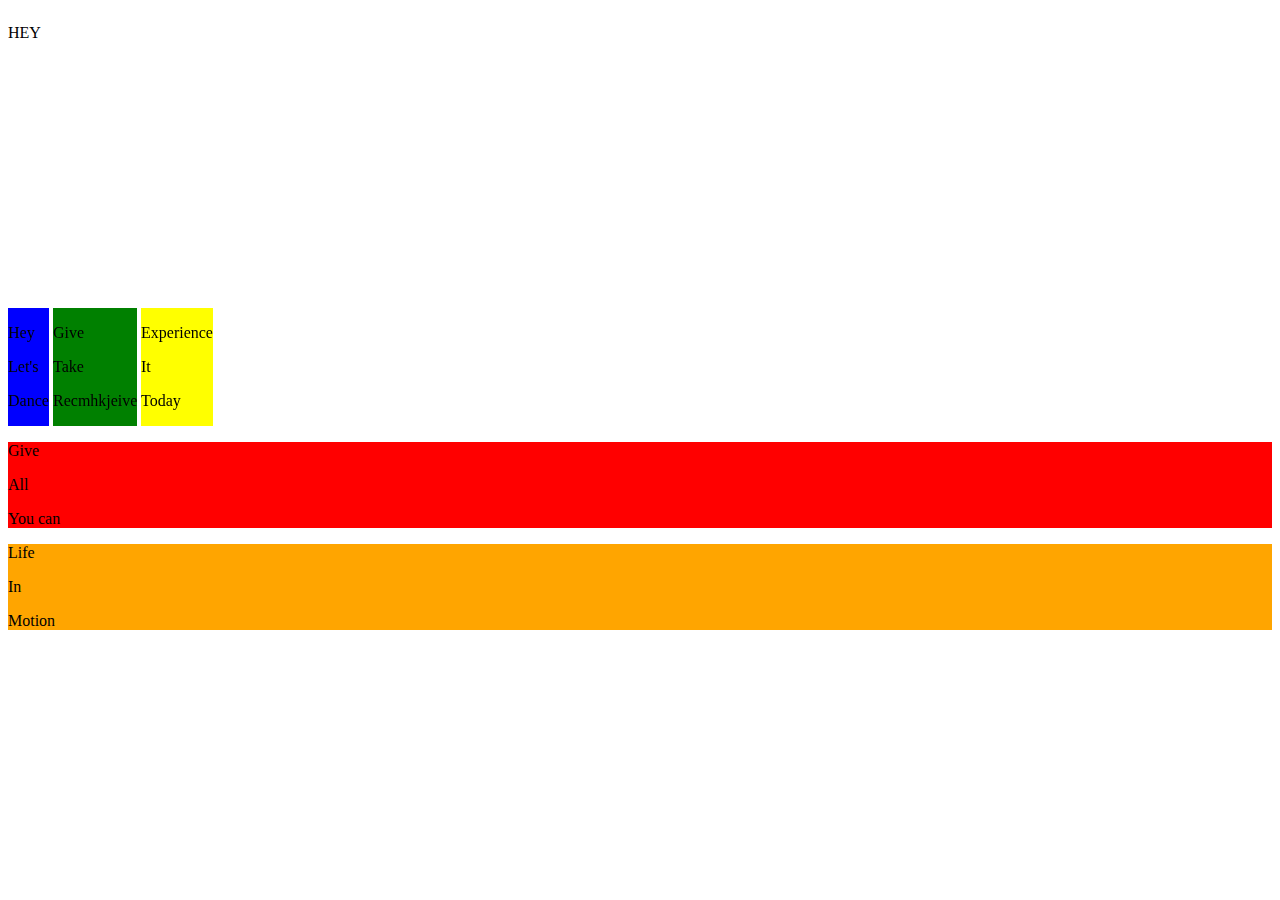
<file: index.html>
<!DOCTYPE html>
<html lang="en">
<head>
  <meta charset="UTF-8">
  <meta name="viewport" content="width=device-width, initial-scale=1">
  <title>💪</title>
  <link href='https://fonts.googleapis.com/css?family=Dosis' rel='stylesheet' type='text/css'>
  <link href='css/animations.css' rel='stylesheet' type='text/css'>

</head>
<body>
<style>
.scroller {
  max-width: 300px;
  max-height: 300px;
  overflow: scroll;
  overflow-y: scroll;
  overflow-x: scroll;
}
.scroller::-webkit-scrollbar {
    -webkit-appearance: none;
    width: 7px;
}
.scroller::-webkit-scrollbar-thumb {
    border-radius: 4px;
    background-color: #000;
    box-shadow: 0 0 1px #000;
  }
.inner-scroller {
  height: 500px;
  width: 1000px;
  min-width: 1000px;
}

</style>
<div class="scroller">
  <div class="inner-scroller"><p>HEY</p></div>
</div>

  <div class="panels">
    <div class="panel panel1 hvr-grow" style="background-color: blue">
      <p>Hey</p>
      <p>Let's</p>
      <p>Dance</p>
    </div>
    <div class="panel panel2 hvr-push" style="background-color: green">
      <p>Give</p>
      <p>Take</p>
      <p>Recmhkjeive</p>
    </div>
    <div class="panel panel3 hvr-bounce-in" style="background-color: yellow">
      <p>Experience</p>
      <p>It</p>
      <p>Today</p>
    </div>
    <div class="panel panel4" style="background-color: red">
      <p>Give</p>
      <p>All</p>
      <p>You can</p>
    </div>
    <div class="panel panel5" style="background-color: orange">
      <p>Life</p>
      <p>In</p>
      <p>Motion</p>
    </div>
  </div>

</body>
</html>
</file>
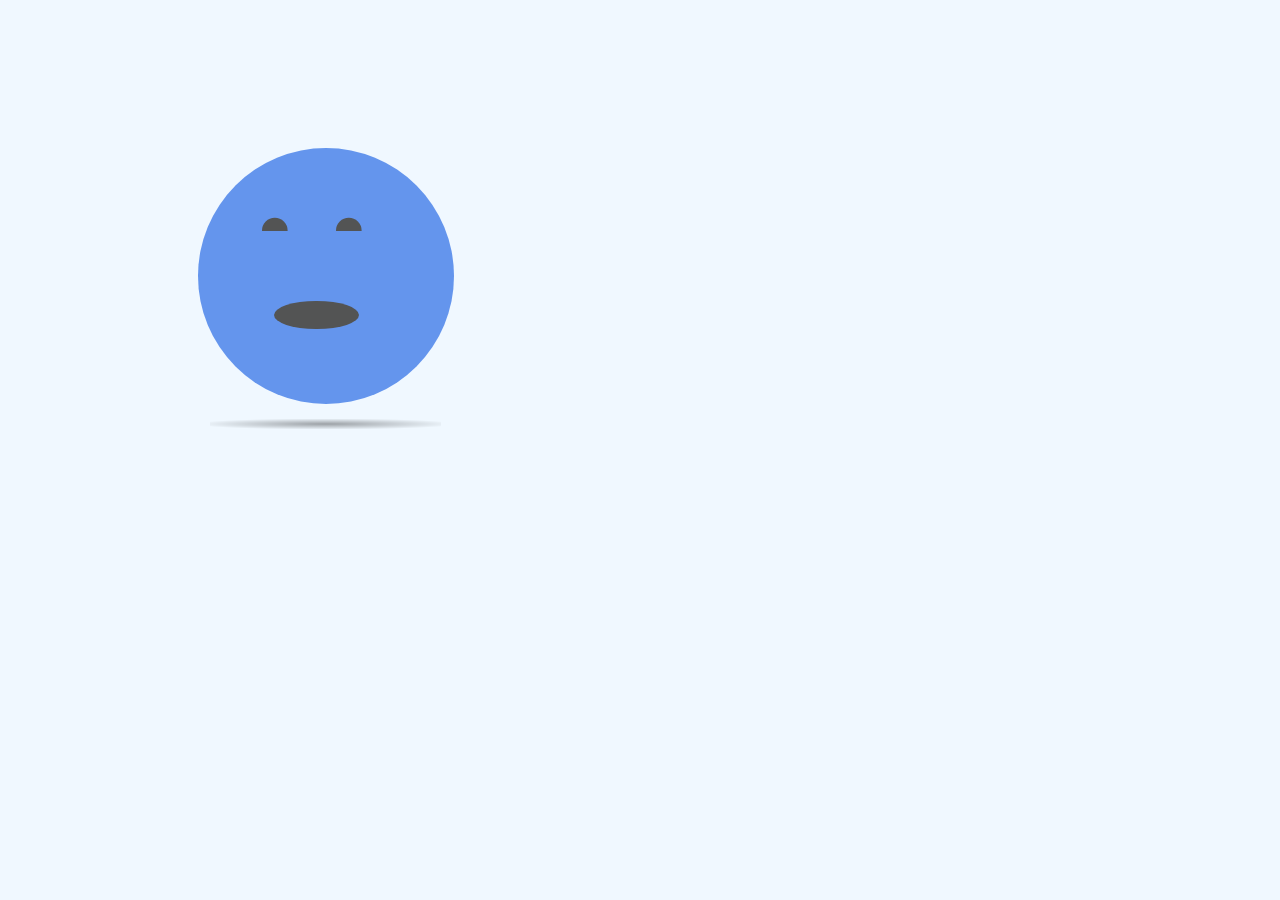
<file: animate.html>
<!DOCTYPE html>
<html lang="en">
<head>
  <meta charset="UTF-8">
  <title>Animate Stuff</title>
  <link href='https://fonts.googleapis.com/css?family=Dosis' rel='stylesheet' type='text/css'>
  <link href='css/animations.css' rel='stylesheet' type='text/css'>
  <style>
    body { background-color: aliceblue; }
    .blob { border-radius: 50%; background-color: cornflowerblue; height: 20vw; width: 20vw; margin: 15%; }
    .blob-eye {
      background-color: #535454;
      height: 10%;
      width: 10%;
      position: relative;
      -webkit-clip-path: circle(50.0% at 50% 100%);
      clip-path: circle(50.0% at 50% 100%);
      animation-name: blink;
      animation-duration: 10s;
      animation-iteration-count: infinite;
      transform-origin: 50%;
    }

    .float-shadow {
      display: inline-block;
      vertical-align: middle;
      /*-webkit-transform: perspective(1px) translateZ(0);
      transform: perspective(1px) translateZ(0);*/
      box-shadow: 0 0 1px transparent;
      position: relative;
      -webkit-transition-duration: 0.3s;
      transition-duration: 0.3s;
      -webkit-transition-property: transform;
      transition-property: transform;
      -webkit-transform: translateY(-50px);
      transform: translateY(-50px);
      animation: floating 3s infinite;
    }
    .float-shadow:before {
      pointer-events: none;
      position: absolute;
      z-index: -1;
      content: '';
      top: 100%;
      left: 5%;
      height: 10px;
      width: 90%;
      background: -webkit-radial-gradient(center, ellipse, rgba(0, 0, 0, 0.35) 0%, transparent 80%);
      background: radial-gradient(ellipse at center, rgba(0, 0, 0, 0.35) 0%, transparent 80%);
      /* W3C */
      -webkit-transition-duration: 0.3s;
      transition-duration: 0.3s;
      -webkit-transition-property: transform, opacity;
      transition-property: transform, opacity;
      -webkit-transform: translateY(5px);
      transform: translateY(15px);
    }
    @keyframes blink {
      0% { transform: scaleX(1) scaleY(1); }
      1% { transform: scaleX(1.3) scaleY(0.1); }
      2% { transform: scaleX(1) scaleY(1); }
      60% { transform: scaleX(1) scaleY(1); }
      61% { transform: scaleX(1.3) scaleY(0.1);}
      62% { transform: scaleX(1) scaleY(1); }
      100% { transform: scaleX(1) scaleY(1); }
    }
    @keyframes floating {
      0% { transform: translateY(0); }
      50% { transform: translateY(-20px); }
      100% { transform: translateY(0); }
    }
    .blob-eye-left { top: 4.5vw; left: 5vw; }
    .blob-eye-right { top: 4.5vw; left: 8.5vw; }
    .blob-mouth { border-radius: 80%; background-color: #535454; height: 11%; width: 33%; position: relative; top: 10vw; left: 6vw; }

    @media only screen and (max-width: 800px) {
      .blob { height: 70vw; width: 70vw; }
      .blob-mouth { top: 45vw; left: 5vw; }
      .blob-eye-left { top: 16.5vw; left: 16.5vw; }
      .blob-eye-right { top: 16.5vw; left: 29vw; }
    }
  </style>
</head>
<body>

  <div class="blob float-shadow">
    <div class="blob-eye blob-eye-left hvr-shrink"></div>
    <div class="blob-eye blob-eye-right hvr-shrink"></div>

    <div class="blob-mouth">
  </div>

</body>
</html>
</file>
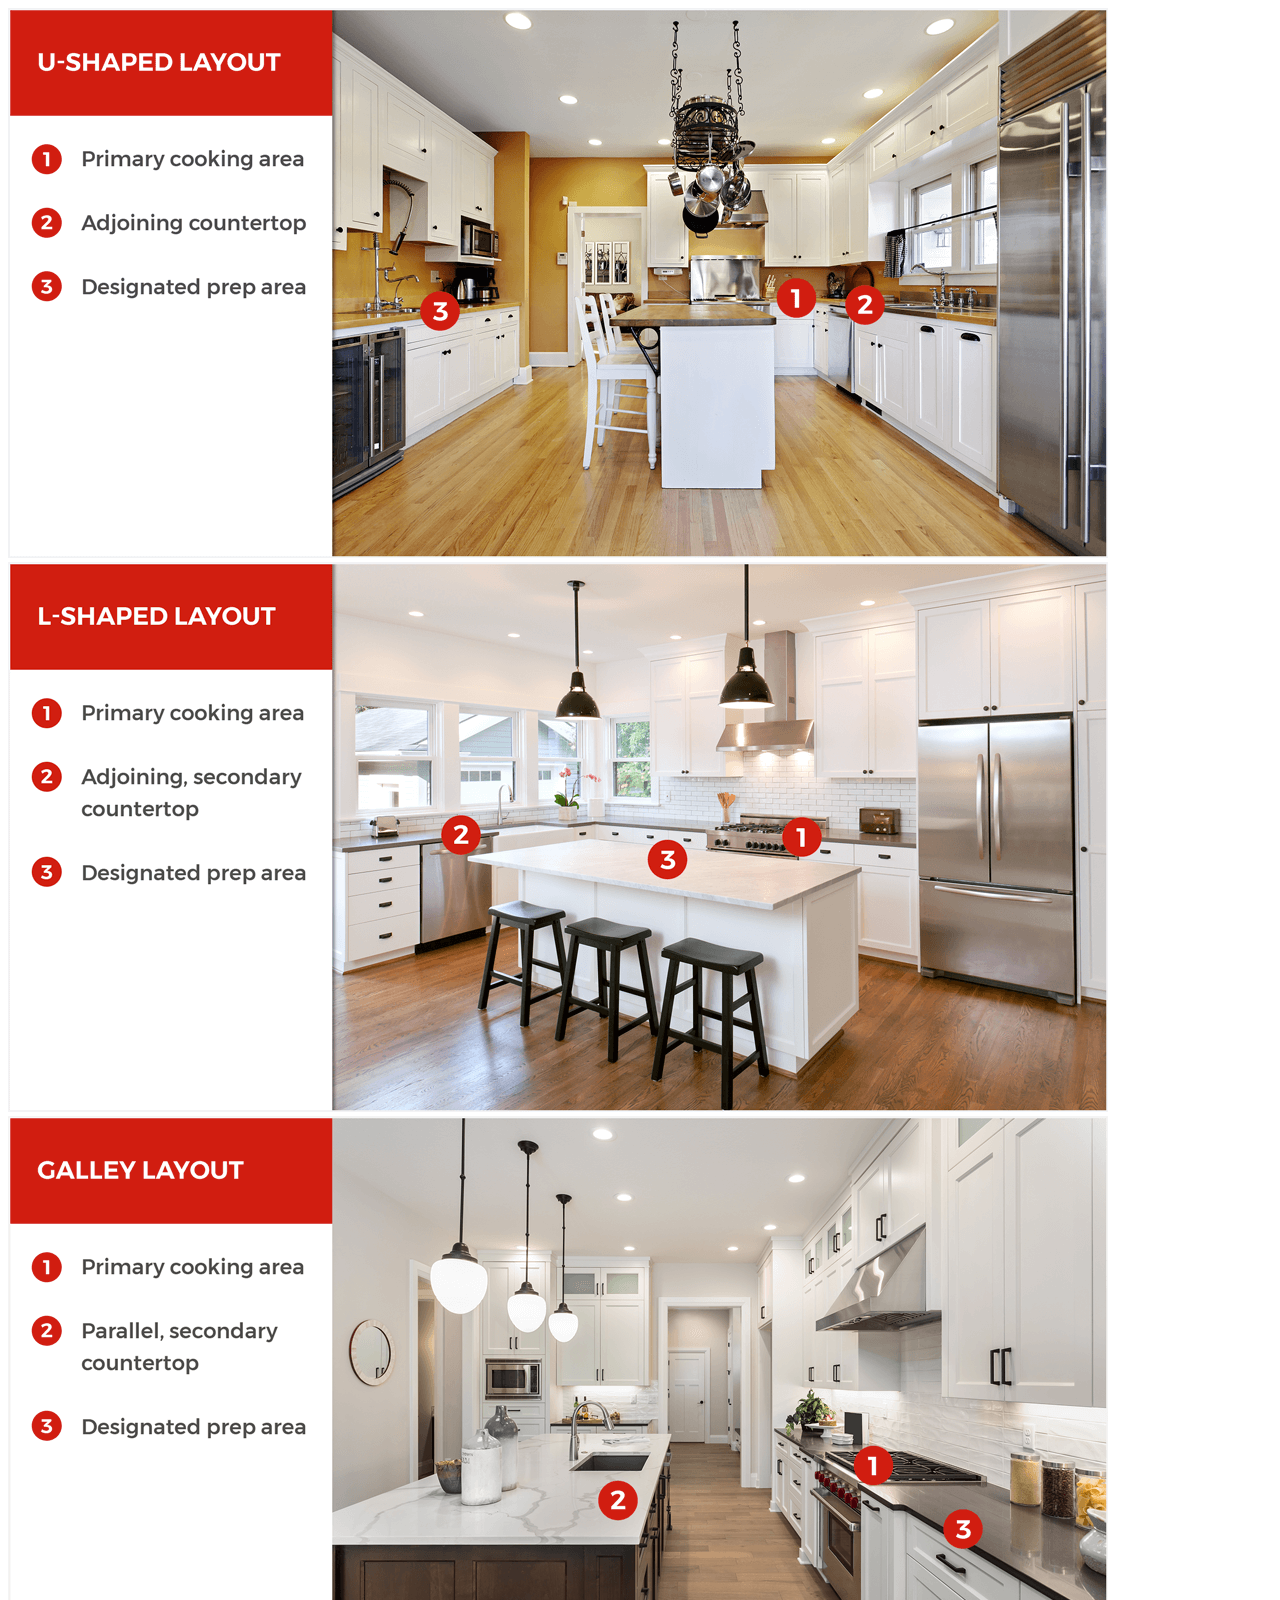
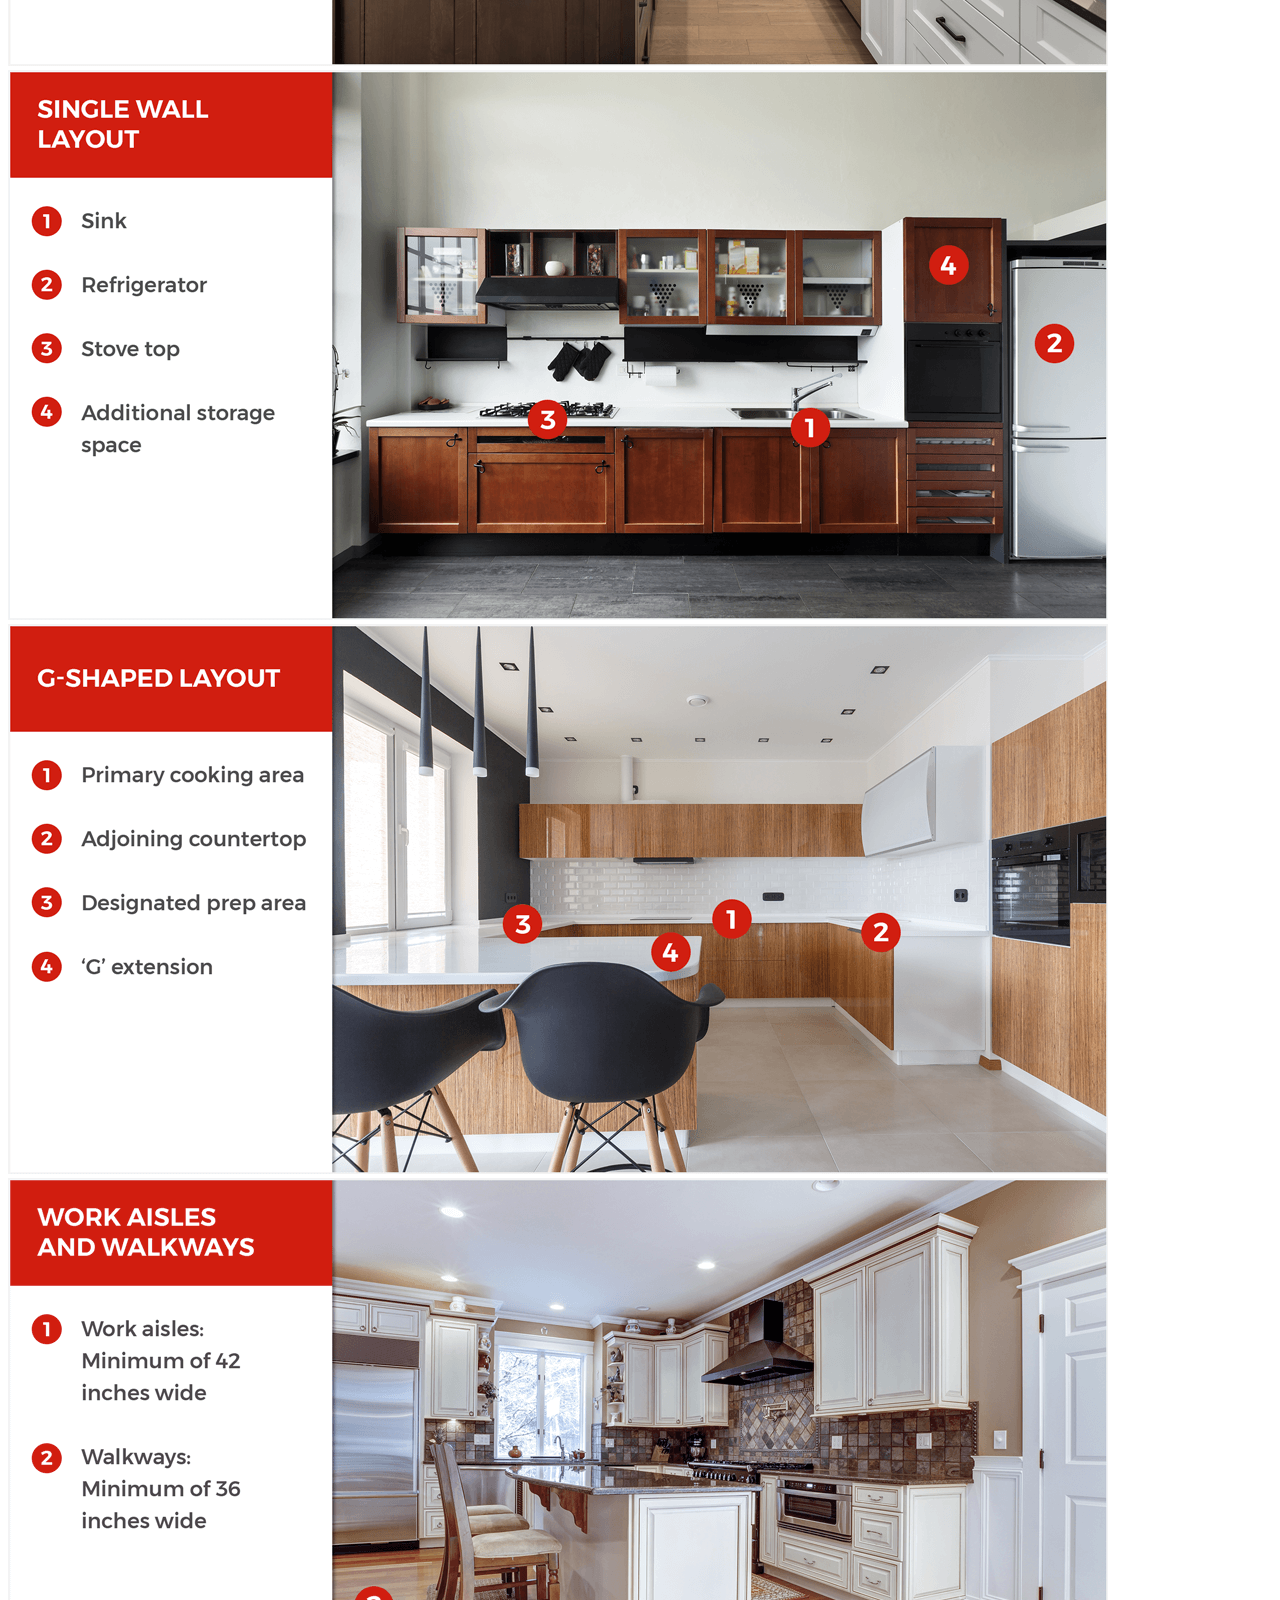
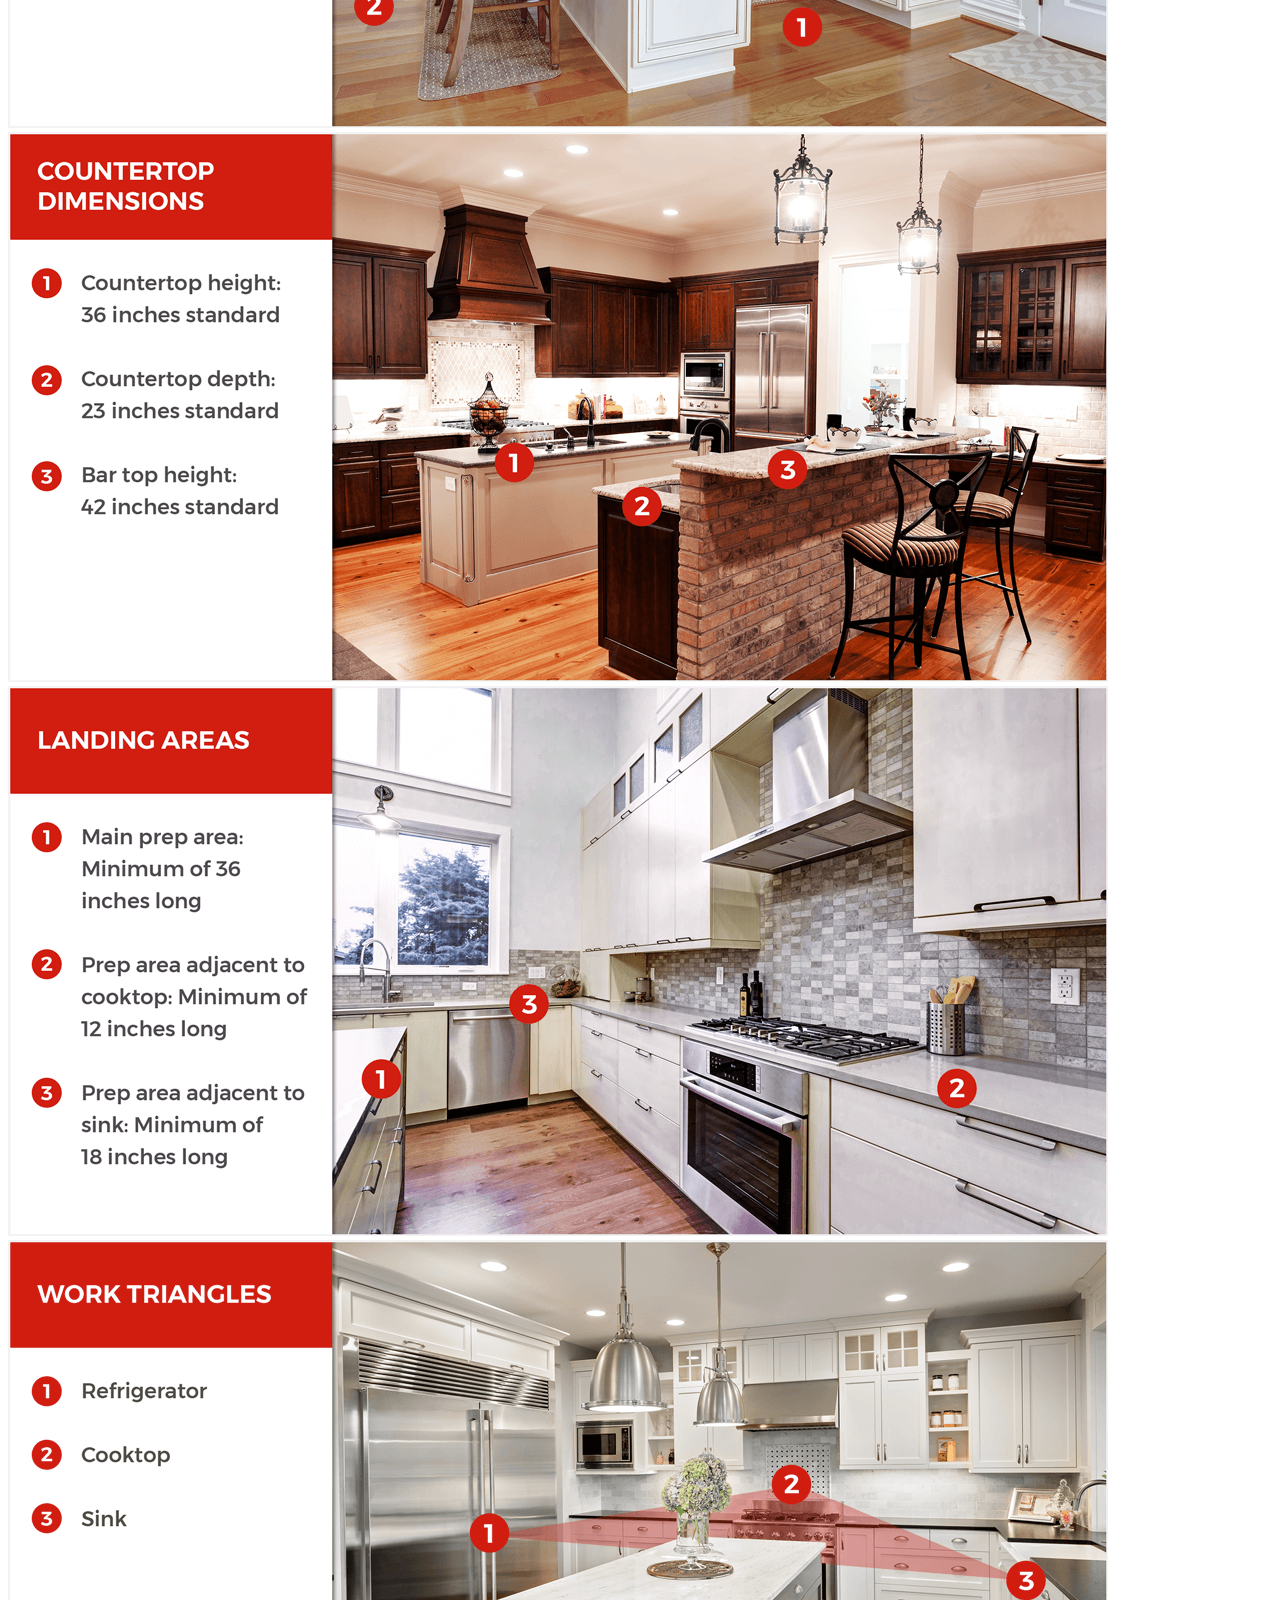
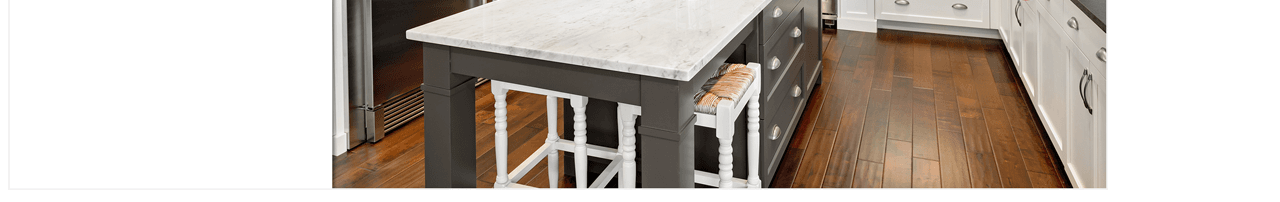
<file: example.html>
<!DOCTYPE html>
<html lang="en">
<head>
  <meta charset="UTF-8">
  <meta name="viewport" content="width=device-width, initial-scale=1">
  <title>💪</title>

</head>
<body>
<style>
.scroller {
  max-width: 300px;
  max-height: 300px;
  overflow: scroll;
  overflow-y: scroll;
  overflow-x: scroll;
}
.scroller::-webkit-scrollbar {
    -webkit-appearance: none;
    width: 7px;
}
.scroller::-webkit-scrollbar-thumb {
    border-radius: 4px;
    background-color: #000;
    box-shadow: 0 0 1px #000;
  }
.inner-scroller {
  height: 500px;
  width: 1000px;
  min-width: 1000px;
}

</style>

<div>
    <img src="example-ims/pngs/original/1-kitchen-dimensions-u-shaped-layout.png">
    <img src="example-ims/pngs/original/2-kitchen-dimensions-l-shaped-layout.png">
    <img src="example-ims/pngs/original/3-kitchen-dimensions-gallery-layout.png">
    <img src="example-ims/pngs/original/4-kitchen-dimensions-single-wall-layout.png">
    <img src="example-ims/pngs/original/5-kitchen-dimensions-g-shaped-layout.png">
    <img src="example-ims/pngs/original/6-kitchen-dimensions-work-aisles-and-walkways.png">
    <img src="example-ims/pngs/original/7-kitchen-dimensions-countertop-dimensions.png">
    <img src="example-ims/pngs/original/8-kitchen-dimensions-landing-areas.png">
    <img src="example-ims/pngs/original/9-kitchen-dimensions-work-triangles.png">
</div>

</body>
</html>
</file>
<file: css/animations.css>
/* CSS ANIMATION FROM IANLUNN */
/*!
 * Hover.css (http://ianlunn.github.io/Hover/)
 * Version: 2.2.0
 * Author: Ian Lunn @IanLunn
 * Author URL: http://ianlunn.co.uk/
 * Github: https://github.com/IanLunn/Hover

 * Hover.css Copyright Ian Lunn 2017. Generated with Sass.
 */
/* 2D TRANSITIONS */
/* Grow */
.hvr-grow {
  display: inline-block;
  vertical-align: middle;
  -webkit-transform: perspective(1px) translateZ(0);
  transform: perspective(1px) translateZ(0);
  box-shadow: 0 0 1px transparent;
  -webkit-transition-duration: 0.3s;
  transition-duration: 0.3s;
  -webkit-transition-property: transform;
  transition-property: transform;
}
.hvr-grow:hover, .hvr-grow:focus, .hvr-grow:active {
  -webkit-transform: scale(1.1);
  transform: scale(1.1);
}

/* Shrink */
.hvr-shrink {
  display: inline-block;
  vertical-align: middle;
  -webkit-transform: perspective(1px) translateZ(0);
  transform: perspective(1px) translateZ(0);
  box-shadow: 0 0 1px transparent;
  -webkit-transition-duration: 0.3s;
  transition-duration: 0.3s;
  -webkit-transition-property: transform;
  transition-property: transform;
}
.hvr-shrink:hover, .hvr-shrink:focus, .hvr-shrink:active {
  -webkit-transform: scale(0.9);
  transform: scale(0.9);
}

/* Pulse */
@-webkit-keyframes hvr-pulse {
  25% {
    -webkit-transform: scale(1.1);
    transform: scale(1.1);
  }
  75% {
    -webkit-transform: scale(0.9);
    transform: scale(0.9);
  }
}
@keyframes hvr-pulse {
  25% {
    -webkit-transform: scale(1.1);
    transform: scale(1.1);
  }
  75% {
    -webkit-transform: scale(0.9);
    transform: scale(0.9);
  }
}
.hvr-pulse {
  display: inline-block;
  vertical-align: middle;
  -webkit-transform: perspective(1px) translateZ(0);
  transform: perspective(1px) translateZ(0);
  box-shadow: 0 0 1px transparent;
}
.hvr-pulse:hover, .hvr-pulse:focus, .hvr-pulse:active {
  -webkit-animation-name: hvr-pulse;
  animation-name: hvr-pulse;
  -webkit-animation-duration: 1s;
  animation-duration: 1s;
  -webkit-animation-timing-function: linear;
  animation-timing-function: linear;
  -webkit-animation-iteration-count: infinite;
  animation-iteration-count: infinite;
}

/* Pulse Grow */
@-webkit-keyframes hvr-pulse-grow {
  to {
    -webkit-transform: scale(1.1);
    transform: scale(1.1);
  }
}
@keyframes hvr-pulse-grow {
  to {
    -webkit-transform: scale(1.1);
    transform: scale(1.1);
  }
}
.hvr-pulse-grow {
  display: inline-block;
  vertical-align: middle;
  -webkit-transform: perspective(1px) translateZ(0);
  transform: perspective(1px) translateZ(0);
  box-shadow: 0 0 1px transparent;
}
.hvr-pulse-grow:hover, .hvr-pulse-grow:focus, .hvr-pulse-grow:active {
  -webkit-animation-name: hvr-pulse-grow;
  animation-name: hvr-pulse-grow;
  -webkit-animation-duration: 0.3s;
  animation-duration: 0.3s;
  -webkit-animation-timing-function: linear;
  animation-timing-function: linear;
  -webkit-animation-iteration-count: infinite;
  animation-iteration-count: infinite;
  -webkit-animation-direction: alternate;
  animation-direction: alternate;
}

/* Pulse Shrink */
@-webkit-keyframes hvr-pulse-shrink {
  to {
    -webkit-transform: scale(0.9);
    transform: scale(0.9);
  }
}
@keyframes hvr-pulse-shrink {
  to {
    -webkit-transform: scale(0.9);
    transform: scale(0.9);
  }
}
.hvr-pulse-shrink {
  display: inline-block;
  vertical-align: middle;
  -webkit-transform: perspective(1px) translateZ(0);
  transform: perspective(1px) translateZ(0);
  box-shadow: 0 0 1px transparent;
}
.hvr-pulse-shrink:hover, .hvr-pulse-shrink:focus, .hvr-pulse-shrink:active {
  -webkit-animation-name: hvr-pulse-shrink;
  animation-name: hvr-pulse-shrink;
  -webkit-animation-duration: 0.3s;
  animation-duration: 0.3s;
  -webkit-animation-timing-function: linear;
  animation-timing-function: linear;
  -webkit-animation-iteration-count: infinite;
  animation-iteration-count: infinite;
  -webkit-animation-direction: alternate;
  animation-direction: alternate;
}

/* Push */
@-webkit-keyframes hvr-push {
  50% {
    -webkit-transform: scale(0.8);
    transform: scale(0.8);
  }
  100% {
    -webkit-transform: scale(1);
    transform: scale(1);
  }
}
@keyframes hvr-push {
  50% {
    -webkit-transform: scale(0.8);
    transform: scale(0.8);
  }
  100% {
    -webkit-transform: scale(1);
    transform: scale(1);
  }
}
.hvr-push {
  display: inline-block;
  vertical-align: middle;
  -webkit-transform: perspective(1px) translateZ(0);
  transform: perspective(1px) translateZ(0);
  box-shadow: 0 0 1px transparent;
}
.hvr-push:hover, .hvr-push:focus, .hvr-push:active {
  -webkit-animation-name: hvr-push;
  animation-name: hvr-push;
  -webkit-animation-duration: 0.3s;
  animation-duration: 0.3s;
  -webkit-animation-timing-function: linear;
  animation-timing-function: linear;
  -webkit-animation-iteration-count: 1;
  animation-iteration-count: 1;
}

/* Pop */
@-webkit-keyframes hvr-pop {
  50% {
    -webkit-transform: scale(1.2);
    transform: scale(1.2);
  }
}
@keyframes hvr-pop {
  50% {
    -webkit-transform: scale(1.2);
    transform: scale(1.2);
  }
}
.hvr-pop {
  display: inline-block;
  vertical-align: middle;
  -webkit-transform: perspective(1px) translateZ(0);
  transform: perspective(1px) translateZ(0);
  box-shadow: 0 0 1px transparent;
}
.hvr-pop:hover, .hvr-pop:focus, .hvr-pop:active {
  -webkit-animation-name: hvr-pop;
  animation-name: hvr-pop;
  -webkit-animation-duration: 0.3s;
  animation-duration: 0.3s;
  -webkit-animation-timing-function: linear;
  animation-timing-function: linear;
  -webkit-animation-iteration-count: 1;
  animation-iteration-count: 1;
}

/* Bounce In */
.hvr-bounce-in {
  display: inline-block;
  vertical-align: middle;
  -webkit-transform: perspective(1px) translateZ(0);
  transform: perspective(1px) translateZ(0);
  box-shadow: 0 0 1px transparent;
  -webkit-transition-duration: 0.5s;
  transition-duration: 0.5s;
}
.hvr-bounce-in:hover, .hvr-bounce-in:focus, .hvr-bounce-in:active {
  -webkit-transform: scale(1.2);
  transform: scale(1.2);
  -webkit-transition-timing-function: cubic-bezier(0.47, 2.02, 0.31, -0.36);
  transition-timing-function: cubic-bezier(0.47, 2.02, 0.31, -0.36);
}

/* Bounce Out */
.hvr-bounce-out {
  display: inline-block;
  vertical-align: middle;
  -webkit-transform: perspective(1px) translateZ(0);
  transform: perspective(1px) translateZ(0);
  box-shadow: 0 0 1px transparent;
  -webkit-transition-duration: 0.5s;
  transition-duration: 0.5s;
}
.hvr-bounce-out:hover, .hvr-bounce-out:focus, .hvr-bounce-out:active {
  -webkit-transform: scale(0.8);
  transform: scale(0.8);
  -webkit-transition-timing-function: cubic-bezier(0.47, 2.02, 0.31, -0.36);
  transition-timing-function: cubic-bezier(0.47, 2.02, 0.31, -0.36);
}

/* Rotate */
.hvr-rotate {
  display: inline-block;
  vertical-align: middle;
  -webkit-transform: perspective(1px) translateZ(0);
  transform: perspective(1px) translateZ(0);
  box-shadow: 0 0 1px transparent;
  -webkit-transition-duration: 0.3s;
  transition-duration: 0.3s;
  -webkit-transition-property: transform;
  transition-property: transform;
}
.hvr-rotate:hover, .hvr-rotate:focus, .hvr-rotate:active {
  -webkit-transform: rotate(4deg);
  transform: rotate(4deg);
}

/* Grow Rotate */
.hvr-grow-rotate {
  display: inline-block;
  vertical-align: middle;
  -webkit-transform: perspective(1px) translateZ(0);
  transform: perspective(1px) translateZ(0);
  box-shadow: 0 0 1px transparent;
  -webkit-transition-duration: 0.3s;
  transition-duration: 0.3s;
  -webkit-transition-property: transform;
  transition-property: transform;
}
.hvr-grow-rotate:hover, .hvr-grow-rotate:focus, .hvr-grow-rotate:active {
  -webkit-transform: scale(1.1) rotate(4deg);
  transform: scale(1.1) rotate(4deg);
}

/* Float */
.hvr-float {
  display: inline-block;
  vertical-align: middle;
  -webkit-transform: perspective(1px) translateZ(0);
  transform: perspective(1px) translateZ(0);
  box-shadow: 0 0 1px transparent;
  -webkit-transition-duration: 0.3s;
  transition-duration: 0.3s;
  -webkit-transition-property: transform;
  transition-property: transform;
  -webkit-transition-timing-function: ease-out;
  transition-timing-function: ease-out;
}
.hvr-float:hover, .hvr-float:focus, .hvr-float:active {
  -webkit-transform: translateY(-8px);
  transform: translateY(-8px);
}

/* Sink */
.hvr-sink {
  display: inline-block;
  vertical-align: middle;
  -webkit-transform: perspective(1px) translateZ(0);
  transform: perspective(1px) translateZ(0);
  box-shadow: 0 0 1px transparent;
  -webkit-transition-duration: 0.3s;
  transition-duration: 0.3s;
  -webkit-transition-property: transform;
  transition-property: transform;
  -webkit-transition-timing-function: ease-out;
  transition-timing-function: ease-out;
}
.hvr-sink:hover, .hvr-sink:focus, .hvr-sink:active {
  -webkit-transform: translateY(8px);
  transform: translateY(8px);
}

/* Bob */
@-webkit-keyframes hvr-bob {
  0% {
    -webkit-transform: translateY(-8px);
    transform: translateY(-8px);
  }
  50% {
    -webkit-transform: translateY(-4px);
    transform: translateY(-4px);
  }
  100% {
    -webkit-transform: translateY(-8px);
    transform: translateY(-8px);
  }
}
@keyframes hvr-bob {
  0% {
    -webkit-transform: translateY(-8px);
    transform: translateY(-8px);
  }
  50% {
    -webkit-transform: translateY(-4px);
    transform: translateY(-4px);
  }
  100% {
    -webkit-transform: translateY(-8px);
    transform: translateY(-8px);
  }
}
@-webkit-keyframes hvr-bob-float {
  100% {
    -webkit-transform: translateY(-8px);
    transform: translateY(-8px);
  }
}
@keyframes hvr-bob-float {
  100% {
    -webkit-transform: translateY(-8px);
    transform: translateY(-8px);
  }
}
.hvr-bob {
  display: inline-block;
  vertical-align: middle;
  -webkit-transform: perspective(1px) translateZ(0);
  transform: perspective(1px) translateZ(0);
  box-shadow: 0 0 1px transparent;
}
.hvr-bob:hover, .hvr-bob:focus, .hvr-bob:active {
  -webkit-animation-name: hvr-bob-float, hvr-bob;
  animation-name: hvr-bob-float, hvr-bob;
  -webkit-animation-duration: .3s, 1.5s;
  animation-duration: .3s, 1.5s;
  -webkit-animation-delay: 0s, .3s;
  animation-delay: 0s, .3s;
  -webkit-animation-timing-function: ease-out, ease-in-out;
  animation-timing-function: ease-out, ease-in-out;
  -webkit-animation-iteration-count: 1, infinite;
  animation-iteration-count: 1, infinite;
  -webkit-animation-fill-mode: forwards;
  animation-fill-mode: forwards;
  -webkit-animation-direction: normal, alternate;
  animation-direction: normal, alternate;
}

/* Hang */
@-webkit-keyframes hvr-hang {
  0% {
    -webkit-transform: translateY(8px);
    transform: translateY(8px);
  }
  50% {
    -webkit-transform: translateY(4px);
    transform: translateY(4px);
  }
  100% {
    -webkit-transform: translateY(8px);
    transform: translateY(8px);
  }
}
@keyframes hvr-hang {
  0% {
    -webkit-transform: translateY(8px);
    transform: translateY(8px);
  }
  50% {
    -webkit-transform: translateY(4px);
    transform: translateY(4px);
  }
  100% {
    -webkit-transform: translateY(8px);
    transform: translateY(8px);
  }
}
@-webkit-keyframes hvr-hang-sink {
  100% {
    -webkit-transform: translateY(8px);
    transform: translateY(8px);
  }
}
@keyframes hvr-hang-sink {
  100% {
    -webkit-transform: translateY(8px);
    transform: translateY(8px);
  }
}
.hvr-hang {
  display: inline-block;
  vertical-align: middle;
  -webkit-transform: perspective(1px) translateZ(0);
  transform: perspective(1px) translateZ(0);
  box-shadow: 0 0 1px transparent;
}
.hvr-hang:hover, .hvr-hang:focus, .hvr-hang:active {
  -webkit-animation-name: hvr-hang-sink, hvr-hang;
  animation-name: hvr-hang-sink, hvr-hang;
  -webkit-animation-duration: .3s, 1.5s;
  animation-duration: .3s, 1.5s;
  -webkit-animation-delay: 0s, .3s;
  animation-delay: 0s, .3s;
  -webkit-animation-timing-function: ease-out, ease-in-out;
  animation-timing-function: ease-out, ease-in-out;
  -webkit-animation-iteration-count: 1, infinite;
  animation-iteration-count: 1, infinite;
  -webkit-animation-fill-mode: forwards;
  animation-fill-mode: forwards;
  -webkit-animation-direction: normal, alternate;
  animation-direction: normal, alternate;
}

/* Skew */
.hvr-skew {
  display: inline-block;
  vertical-align: middle;
  -webkit-transform: perspective(1px) translateZ(0);
  transform: perspective(1px) translateZ(0);
  box-shadow: 0 0 1px transparent;
  -webkit-transition-duration: 0.3s;
  transition-duration: 0.3s;
  -webkit-transition-property: transform;
  transition-property: transform;
}
.hvr-skew:hover, .hvr-skew:focus, .hvr-skew:active {
  -webkit-transform: skew(-10deg);
  transform: skew(-10deg);
}

/* Skew Forward */
.hvr-skew-forward {
  display: inline-block;
  vertical-align: middle;
  -webkit-transform: perspective(1px) translateZ(0);
  transform: perspective(1px) translateZ(0);
  box-shadow: 0 0 1px transparent;
  -webkit-transition-duration: 0.3s;
  transition-duration: 0.3s;
  -webkit-transition-property: transform;
  transition-property: transform;
  -webkit-transform-origin: 0 100%;
  transform-origin: 0 100%;
}
.hvr-skew-forward:hover, .hvr-skew-forward:focus, .hvr-skew-forward:active {
  -webkit-transform: skew(-10deg);
  transform: skew(-10deg);
}

/* Skew Backward */
.hvr-skew-backward {
  display: inline-block;
  vertical-align: middle;
  -webkit-transform: perspective(1px) translateZ(0);
  transform: perspective(1px) translateZ(0);
  box-shadow: 0 0 1px transparent;
  -webkit-transition-duration: 0.3s;
  transition-duration: 0.3s;
  -webkit-transition-property: transform;
  transition-property: transform;
  -webkit-transform-origin: 0 100%;
  transform-origin: 0 100%;
}
.hvr-skew-backward:hover, .hvr-skew-backward:focus, .hvr-skew-backward:active {
  -webkit-transform: skew(10deg);
  transform: skew(10deg);
}

/* Wobble Vertical */
@-webkit-keyframes hvr-wobble-vertical {
  16.65% {
    -webkit-transform: translateY(8px);
    transform: translateY(8px);
  }
  33.3% {
    -webkit-transform: translateY(-6px);
    transform: translateY(-6px);
  }
  49.95% {
    -webkit-transform: translateY(4px);
    transform: translateY(4px);
  }
  66.6% {
    -webkit-transform: translateY(-2px);
    transform: translateY(-2px);
  }
  83.25% {
    -webkit-transform: translateY(1px);
    transform: translateY(1px);
  }
  100% {
    -webkit-transform: translateY(0);
    transform: translateY(0);
  }
}
@keyframes hvr-wobble-vertical {
  16.65% {
    -webkit-transform: translateY(8px);
    transform: translateY(8px);
  }
  33.3% {
    -webkit-transform: translateY(-6px);
    transform: translateY(-6px);
  }
  49.95% {
    -webkit-transform: translateY(4px);
    transform: translateY(4px);
  }
  66.6% {
    -webkit-transform: translateY(-2px);
    transform: translateY(-2px);
  }
  83.25% {
    -webkit-transform: translateY(1px);
    transform: translateY(1px);
  }
  100% {
    -webkit-transform: translateY(0);
    transform: translateY(0);
  }
}
.hvr-wobble-vertical {
  display: inline-block;
  vertical-align: middle;
  -webkit-transform: perspective(1px) translateZ(0);
  transform: perspective(1px) translateZ(0);
  box-shadow: 0 0 1px transparent;
}
.hvr-wobble-vertical:hover, .hvr-wobble-vertical:focus, .hvr-wobble-vertical:active {
  -webkit-animation-name: hvr-wobble-vertical;
  animation-name: hvr-wobble-vertical;
  -webkit-animation-duration: 1s;
  animation-duration: 1s;
  -webkit-animation-timing-function: ease-in-out;
  animation-timing-function: ease-in-out;
  -webkit-animation-iteration-count: 1;
  animation-iteration-count: 1;
}

/* Wobble Horizontal */
@-webkit-keyframes hvr-wobble-horizontal {
  16.65% {
    -webkit-transform: translateX(8px);
    transform: translateX(8px);
  }
  33.3% {
    -webkit-transform: translateX(-6px);
    transform: translateX(-6px);
  }
  49.95% {
    -webkit-transform: translateX(4px);
    transform: translateX(4px);
  }
  66.6% {
    -webkit-transform: translateX(-2px);
    transform: translateX(-2px);
  }
  83.25% {
    -webkit-transform: translateX(1px);
    transform: translateX(1px);
  }
  100% {
    -webkit-transform: translateX(0);
    transform: translateX(0);
  }
}
@keyframes hvr-wobble-horizontal {
  16.65% {
    -webkit-transform: translateX(8px);
    transform: translateX(8px);
  }
  33.3% {
    -webkit-transform: translateX(-6px);
    transform: translateX(-6px);
  }
  49.95% {
    -webkit-transform: translateX(4px);
    transform: translateX(4px);
  }
  66.6% {
    -webkit-transform: translateX(-2px);
    transform: translateX(-2px);
  }
  83.25% {
    -webkit-transform: translateX(1px);
    transform: translateX(1px);
  }
  100% {
    -webkit-transform: translateX(0);
    transform: translateX(0);
  }
}
.hvr-wobble-horizontal {
  display: inline-block;
  vertical-align: middle;
  -webkit-transform: perspective(1px) translateZ(0);
  transform: perspective(1px) translateZ(0);
  box-shadow: 0 0 1px transparent;
}
.hvr-wobble-horizontal:hover, .hvr-wobble-horizontal:focus, .hvr-wobble-horizontal:active {
  -webkit-animation-name: hvr-wobble-horizontal;
  animation-name: hvr-wobble-horizontal;
  -webkit-animation-duration: 1s;
  animation-duration: 1s;
  -webkit-animation-timing-function: ease-in-out;
  animation-timing-function: ease-in-out;
  -webkit-animation-iteration-count: 1;
  animation-iteration-count: 1;
}

/* Wobble To Bottom Right */
@-webkit-keyframes hvr-wobble-to-bottom-right {
  16.65% {
    -webkit-transform: translate(8px, 8px);
    transform: translate(8px, 8px);
  }
  33.3% {
    -webkit-transform: translate(-6px, -6px);
    transform: translate(-6px, -6px);
  }
  49.95% {
    -webkit-transform: translate(4px, 4px);
    transform: translate(4px, 4px);
  }
  66.6% {
    -webkit-transform: translate(-2px, -2px);
    transform: translate(-2px, -2px);
  }
  83.25% {
    -webkit-transform: translate(1px, 1px);
    transform: translate(1px, 1px);
  }
  100% {
    -webkit-transform: translate(0, 0);
    transform: translate(0, 0);
  }
}
@keyframes hvr-wobble-to-bottom-right {
  16.65% {
    -webkit-transform: translate(8px, 8px);
    transform: translate(8px, 8px);
  }
  33.3% {
    -webkit-transform: translate(-6px, -6px);
    transform: translate(-6px, -6px);
  }
  49.95% {
    -webkit-transform: translate(4px, 4px);
    transform: translate(4px, 4px);
  }
  66.6% {
    -webkit-transform: translate(-2px, -2px);
    transform: translate(-2px, -2px);
  }
  83.25% {
    -webkit-transform: translate(1px, 1px);
    transform: translate(1px, 1px);
  }
  100% {
    -webkit-transform: translate(0, 0);
    transform: translate(0, 0);
  }
}
.hvr-wobble-to-bottom-right {
  display: inline-block;
  vertical-align: middle;
  -webkit-transform: perspective(1px) translateZ(0);
  transform: perspective(1px) translateZ(0);
  box-shadow: 0 0 1px transparent;
}
.hvr-wobble-to-bottom-right:hover, .hvr-wobble-to-bottom-right:focus, .hvr-wobble-to-bottom-right:active {
  -webkit-animation-name: hvr-wobble-to-bottom-right;
  animation-name: hvr-wobble-to-bottom-right;
  -webkit-animation-duration: 1s;
  animation-duration: 1s;
  -webkit-animation-timing-function: ease-in-out;
  animation-timing-function: ease-in-out;
  -webkit-animation-iteration-count: 1;
  animation-iteration-count: 1;
}

/* Wobble To Top Right */
@-webkit-keyframes hvr-wobble-to-top-right {
  16.65% {
    -webkit-transform: translate(8px, -8px);
    transform: translate(8px, -8px);
  }
  33.3% {
    -webkit-transform: translate(-6px, 6px);
    transform: translate(-6px, 6px);
  }
  49.95% {
    -webkit-transform: translate(4px, -4px);
    transform: translate(4px, -4px);
  }
  66.6% {
    -webkit-transform: translate(-2px, 2px);
    transform: translate(-2px, 2px);
  }
  83.25% {
    -webkit-transform: translate(1px, -1px);
    transform: translate(1px, -1px);
  }
  100% {
    -webkit-transform: translate(0, 0);
    transform: translate(0, 0);
  }
}
@keyframes hvr-wobble-to-top-right {
  16.65% {
    -webkit-transform: translate(8px, -8px);
    transform: translate(8px, -8px);
  }
  33.3% {
    -webkit-transform: translate(-6px, 6px);
    transform: translate(-6px, 6px);
  }
  49.95% {
    -webkit-transform: translate(4px, -4px);
    transform: translate(4px, -4px);
  }
  66.6% {
    -webkit-transform: translate(-2px, 2px);
    transform: translate(-2px, 2px);
  }
  83.25% {
    -webkit-transform: translate(1px, -1px);
    transform: translate(1px, -1px);
  }
  100% {
    -webkit-transform: translate(0, 0);
    transform: translate(0, 0);
  }
}
.hvr-wobble-to-top-right {
  display: inline-block;
  vertical-align: middle;
  -webkit-transform: perspective(1px) translateZ(0);
  transform: perspective(1px) translateZ(0);
  box-shadow: 0 0 1px transparent;
}
.hvr-wobble-to-top-right:hover, .hvr-wobble-to-top-right:focus, .hvr-wobble-to-top-right:active {
  -webkit-animation-name: hvr-wobble-to-top-right;
  animation-name: hvr-wobble-to-top-right;
  -webkit-animation-duration: 1s;
  animation-duration: 1s;
  -webkit-animation-timing-function: ease-in-out;
  animation-timing-function: ease-in-out;
  -webkit-animation-iteration-count: 1;
  animation-iteration-count: 1;
}

/* Wobble Top */
@-webkit-keyframes hvr-wobble-top {
  16.65% {
    -webkit-transform: skew(-12deg);
    transform: skew(-12deg);
  }
  33.3% {
    -webkit-transform: skew(10deg);
    transform: skew(10deg);
  }
  49.95% {
    -webkit-transform: skew(-6deg);
    transform: skew(-6deg);
  }
  66.6% {
    -webkit-transform: skew(4deg);
    transform: skew(4deg);
  }
  83.25% {
    -webkit-transform: skew(-2deg);
    transform: skew(-2deg);
  }
  100% {
    -webkit-transform: skew(0);
    transform: skew(0);
  }
}
@keyframes hvr-wobble-top {
  16.65% {
    -webkit-transform: skew(-12deg);
    transform: skew(-12deg);
  }
  33.3% {
    -webkit-transform: skew(10deg);
    transform: skew(10deg);
  }
  49.95% {
    -webkit-transform: skew(-6deg);
    transform: skew(-6deg);
  }
  66.6% {
    -webkit-transform: skew(4deg);
    transform: skew(4deg);
  }
  83.25% {
    -webkit-transform: skew(-2deg);
    transform: skew(-2deg);
  }
  100% {
    -webkit-transform: skew(0);
    transform: skew(0);
  }
}
.hvr-wobble-top {
  display: inline-block;
  vertical-align: middle;
  -webkit-transform: perspective(1px) translateZ(0);
  transform: perspective(1px) translateZ(0);
  box-shadow: 0 0 1px transparent;
  -webkit-transform-origin: 0 100%;
  transform-origin: 0 100%;
}
.hvr-wobble-top:hover, .hvr-wobble-top:focus, .hvr-wobble-top:active {
  -webkit-animation-name: hvr-wobble-top;
  animation-name: hvr-wobble-top;
  -webkit-animation-duration: 1s;
  animation-duration: 1s;
  -webkit-animation-timing-function: ease-in-out;
  animation-timing-function: ease-in-out;
  -webkit-animation-iteration-count: 1;
  animation-iteration-count: 1;
}

/* Wobble Bottom */
@-webkit-keyframes hvr-wobble-bottom {
  16.65% {
    -webkit-transform: skew(-12deg);
    transform: skew(-12deg);
  }
  33.3% {
    -webkit-transform: skew(10deg);
    transform: skew(10deg);
  }
  49.95% {
    -webkit-transform: skew(-6deg);
    transform: skew(-6deg);
  }
  66.6% {
    -webkit-transform: skew(4deg);
    transform: skew(4deg);
  }
  83.25% {
    -webkit-transform: skew(-2deg);
    transform: skew(-2deg);
  }
  100% {
    -webkit-transform: skew(0);
    transform: skew(0);
  }
}
@keyframes hvr-wobble-bottom {
  16.65% {
    -webkit-transform: skew(-12deg);
    transform: skew(-12deg);
  }
  33.3% {
    -webkit-transform: skew(10deg);
    transform: skew(10deg);
  }
  49.95% {
    -webkit-transform: skew(-6deg);
    transform: skew(-6deg);
  }
  66.6% {
    -webkit-transform: skew(4deg);
    transform: skew(4deg);
  }
  83.25% {
    -webkit-transform: skew(-2deg);
    transform: skew(-2deg);
  }
  100% {
    -webkit-transform: skew(0);
    transform: skew(0);
  }
}
.hvr-wobble-bottom {
  display: inline-block;
  vertical-align: middle;
  -webkit-transform: perspective(1px) translateZ(0);
  transform: perspective(1px) translateZ(0);
  box-shadow: 0 0 1px transparent;
  -webkit-transform-origin: 100% 0;
  transform-origin: 100% 0;
}
.hvr-wobble-bottom:hover, .hvr-wobble-bottom:focus, .hvr-wobble-bottom:active {
  -webkit-animation-name: hvr-wobble-bottom;
  animation-name: hvr-wobble-bottom;
  -webkit-animation-duration: 1s;
  animation-duration: 1s;
  -webkit-animation-timing-function: ease-in-out;
  animation-timing-function: ease-in-out;
  -webkit-animation-iteration-count: 1;
  animation-iteration-count: 1;
}

/* Wobble Skew */
@-webkit-keyframes hvr-wobble-skew {
  16.65% {
    -webkit-transform: skew(-12deg);
    transform: skew(-12deg);
  }
  33.3% {
    -webkit-transform: skew(10deg);
    transform: skew(10deg);
  }
  49.95% {
    -webkit-transform: skew(-6deg);
    transform: skew(-6deg);
  }
  66.6% {
    -webkit-transform: skew(4deg);
    transform: skew(4deg);
  }
  83.25% {
    -webkit-transform: skew(-2deg);
    transform: skew(-2deg);
  }
  100% {
    -webkit-transform: skew(0);
    transform: skew(0);
  }
}
@keyframes hvr-wobble-skew {
  16.65% {
    -webkit-transform: skew(-12deg);
    transform: skew(-12deg);
  }
  33.3% {
    -webkit-transform: skew(10deg);
    transform: skew(10deg);
  }
  49.95% {
    -webkit-transform: skew(-6deg);
    transform: skew(-6deg);
  }
  66.6% {
    -webkit-transform: skew(4deg);
    transform: skew(4deg);
  }
  83.25% {
    -webkit-transform: skew(-2deg);
    transform: skew(-2deg);
  }
  100% {
    -webkit-transform: skew(0);
    transform: skew(0);
  }
}
.hvr-wobble-skew {
  display: inline-block;
  vertical-align: middle;
  -webkit-transform: perspective(1px) translateZ(0);
  transform: perspective(1px) translateZ(0);
  box-shadow: 0 0 1px transparent;
}
.hvr-wobble-skew:hover, .hvr-wobble-skew:focus, .hvr-wobble-skew:active {
  -webkit-animation-name: hvr-wobble-skew;
  animation-name: hvr-wobble-skew;
  -webkit-animation-duration: 1s;
  animation-duration: 1s;
  -webkit-animation-timing-function: ease-in-out;
  animation-timing-function: ease-in-out;
  -webkit-animation-iteration-count: 1;
  animation-iteration-count: 1;
}

/* Buzz */
@-webkit-keyframes hvr-buzz {
  50% {
    -webkit-transform: translateX(3px) rotate(2deg);
    transform: translateX(3px) rotate(2deg);
  }
  100% {
    -webkit-transform: translateX(-3px) rotate(-2deg);
    transform: translateX(-3px) rotate(-2deg);
  }
}
@keyframes hvr-buzz {
  50% {
    -webkit-transform: translateX(3px) rotate(2deg);
    transform: translateX(3px) rotate(2deg);
  }
  100% {
    -webkit-transform: translateX(-3px) rotate(-2deg);
    transform: translateX(-3px) rotate(-2deg);
  }
}
.hvr-buzz {
  display: inline-block;
  vertical-align: middle;
  -webkit-transform: perspective(1px) translateZ(0);
  transform: perspective(1px) translateZ(0);
  box-shadow: 0 0 1px transparent;
}
.hvr-buzz:hover, .hvr-buzz:focus, .hvr-buzz:active {
  -webkit-animation-name: hvr-buzz;
  animation-name: hvr-buzz;
  -webkit-animation-duration: 0.15s;
  animation-duration: 0.15s;
  -webkit-animation-timing-function: linear;
  animation-timing-function: linear;
  -webkit-animation-iteration-count: infinite;
  animation-iteration-count: infinite;
}

/* Buzz Out */
@-webkit-keyframes hvr-buzz-out {
  10% {
    -webkit-transform: translateX(3px) rotate(2deg);
    transform: translateX(3px) rotate(2deg);
  }
  20% {
    -webkit-transform: translateX(-3px) rotate(-2deg);
    transform: translateX(-3px) rotate(-2deg);
  }
  30% {
    -webkit-transform: translateX(3px) rotate(2deg);
    transform: translateX(3px) rotate(2deg);
  }
  40% {
    -webkit-transform: translateX(-3px) rotate(-2deg);
    transform: translateX(-3px) rotate(-2deg);
  }
  50% {
    -webkit-transform: translateX(2px) rotate(1deg);
    transform: translateX(2px) rotate(1deg);
  }
  60% {
    -webkit-transform: translateX(-2px) rotate(-1deg);
    transform: translateX(-2px) rotate(-1deg);
  }
  70% {
    -webkit-transform: translateX(2px) rotate(1deg);
    transform: translateX(2px) rotate(1deg);
  }
  80% {
    -webkit-transform: translateX(-2px) rotate(-1deg);
    transform: translateX(-2px) rotate(-1deg);
  }
  90% {
    -webkit-transform: translateX(1px) rotate(0);
    transform: translateX(1px) rotate(0);
  }
  100% {
    -webkit-transform: translateX(-1px) rotate(0);
    transform: translateX(-1px) rotate(0);
  }
}
@keyframes hvr-buzz-out {
  10% {
    -webkit-transform: translateX(3px) rotate(2deg);
    transform: translateX(3px) rotate(2deg);
  }
  20% {
    -webkit-transform: translateX(-3px) rotate(-2deg);
    transform: translateX(-3px) rotate(-2deg);
  }
  30% {
    -webkit-transform: translateX(3px) rotate(2deg);
    transform: translateX(3px) rotate(2deg);
  }
  40% {
    -webkit-transform: translateX(-3px) rotate(-2deg);
    transform: translateX(-3px) rotate(-2deg);
  }
  50% {
    -webkit-transform: translateX(2px) rotate(1deg);
    transform: translateX(2px) rotate(1deg);
  }
  60% {
    -webkit-transform: translateX(-2px) rotate(-1deg);
    transform: translateX(-2px) rotate(-1deg);
  }
  70% {
    -webkit-transform: translateX(2px) rotate(1deg);
    transform: translateX(2px) rotate(1deg);
  }
  80% {
    -webkit-transform: translateX(-2px) rotate(-1deg);
    transform: translateX(-2px) rotate(-1deg);
  }
  90% {
    -webkit-transform: translateX(1px) rotate(0);
    transform: translateX(1px) rotate(0);
  }
  100% {
    -webkit-transform: translateX(-1px) rotate(0);
    transform: translateX(-1px) rotate(0);
  }
}
.hvr-buzz-out {
  display: inline-block;
  vertical-align: middle;
  -webkit-transform: perspective(1px) translateZ(0);
  transform: perspective(1px) translateZ(0);
  box-shadow: 0 0 1px transparent;
}
.hvr-buzz-out:hover, .hvr-buzz-out:focus, .hvr-buzz-out:active {
  -webkit-animation-name: hvr-buzz-out;
  animation-name: hvr-buzz-out;
  -webkit-animation-duration: 0.75s;
  animation-duration: 0.75s;
  -webkit-animation-timing-function: linear;
  animation-timing-function: linear;
  -webkit-animation-iteration-count: 1;
  animation-iteration-count: 1;
}

/* Forward */
.hvr-forward {
  display: inline-block;
  vertical-align: middle;
  -webkit-transform: perspective(1px) translateZ(0);
  transform: perspective(1px) translateZ(0);
  box-shadow: 0 0 1px transparent;
  -webkit-transition-duration: 0.3s;
  transition-duration: 0.3s;
  -webkit-transition-property: transform;
  transition-property: transform;
}
.hvr-forward:hover, .hvr-forward:focus, .hvr-forward:active {
  -webkit-transform: translateX(8px);
  transform: translateX(8px);
}

/* Backward */
.hvr-backward {
  display: inline-block;
  vertical-align: middle;
  -webkit-transform: perspective(1px) translateZ(0);
  transform: perspective(1px) translateZ(0);
  box-shadow: 0 0 1px transparent;
  -webkit-transition-duration: 0.3s;
  transition-duration: 0.3s;
  -webkit-transition-property: transform;
  transition-property: transform;
}
.hvr-backward:hover, .hvr-backward:focus, .hvr-backward:active {
  -webkit-transform: translateX(-8px);
  transform: translateX(-8px);
}

/* BACKGROUND TRANSITIONS */
/* Fade */
.hvr-fade {
  display: inline-block;
  vertical-align: middle;
  -webkit-transform: perspective(1px) translateZ(0);
  transform: perspective(1px) translateZ(0);
  box-shadow: 0 0 1px transparent;
  overflow: hidden;
  -webkit-transition-duration: 0.3s;
  transition-duration: 0.3s;
  -webkit-transition-property: color, background-color;
  transition-property: color, background-color;
}
.hvr-fade:hover, .hvr-fade:focus, .hvr-fade:active {
  background-color: #2098D1;
  color: white;
}

/* Back Pulse */
@-webkit-keyframes hvr-back-pulse {
  50% {
    background-color: rgba(32, 152, 209, 0.75);
  }
}
@keyframes hvr-back-pulse {
  50% {
    background-color: rgba(32, 152, 209, 0.75);
  }
}
.hvr-back-pulse {
  display: inline-block;
  vertical-align: middle;
  -webkit-transform: perspective(1px) translateZ(0);
  transform: perspective(1px) translateZ(0);
  box-shadow: 0 0 1px transparent;
  overflow: hidden;
  -webkit-transition-duration: 0.5s;
  transition-duration: 0.5s;
  -webkit-transition-property: color, background-color;
  transition-property: color, background-color;
}
.hvr-back-pulse:hover, .hvr-back-pulse:focus, .hvr-back-pulse:active {
  -webkit-animation-name: hvr-back-pulse;
  animation-name: hvr-back-pulse;
  -webkit-animation-duration: 1s;
  animation-duration: 1s;
  -webkit-animation-delay: 0.5s;
  animation-delay: 0.5s;
  -webkit-animation-timing-function: linear;
  animation-timing-function: linear;
  -webkit-animation-iteration-count: infinite;
  animation-iteration-count: infinite;
  background-color: #2098D1;
  background-color: #2098d1;
  color: white;
}

/* Sweep To Right */
.hvr-sweep-to-right {
  display: inline-block;
  vertical-align: middle;
  -webkit-transform: perspective(1px) translateZ(0);
  transform: perspective(1px) translateZ(0);
  box-shadow: 0 0 1px transparent;
  position: relative;
  -webkit-transition-property: color;
  transition-property: color;
  -webkit-transition-duration: 0.3s;
  transition-duration: 0.3s;
}
.hvr-sweep-to-right:before {
  content: "";
  position: absolute;
  z-index: -1;
  top: 0;
  left: 0;
  right: 0;
  bottom: 0;
  background: #2098D1;
  -webkit-transform: scaleX(0);
  transform: scaleX(0);
  -webkit-transform-origin: 0 50%;
  transform-origin: 0 50%;
  -webkit-transition-property: transform;
  transition-property: transform;
  -webkit-transition-duration: 0.3s;
  transition-duration: 0.3s;
  -webkit-transition-timing-function: ease-out;
  transition-timing-function: ease-out;
}
.hvr-sweep-to-right:hover, .hvr-sweep-to-right:focus, .hvr-sweep-to-right:active {
  color: white;
}
.hvr-sweep-to-right:hover:before, .hvr-sweep-to-right:focus:before, .hvr-sweep-to-right:active:before {
  -webkit-transform: scaleX(1);
  transform: scaleX(1);
}

/* Sweep To Left */
.hvr-sweep-to-left {
  display: inline-block;
  vertical-align: middle;
  -webkit-transform: perspective(1px) translateZ(0);
  transform: perspective(1px) translateZ(0);
  box-shadow: 0 0 1px transparent;
  position: relative;
  -webkit-transition-property: color;
  transition-property: color;
  -webkit-transition-duration: 0.3s;
  transition-duration: 0.3s;
}
.hvr-sweep-to-left:before {
  content: "";
  position: absolute;
  z-index: -1;
  top: 0;
  left: 0;
  right: 0;
  bottom: 0;
  background: #2098D1;
  -webkit-transform: scaleX(0);
  transform: scaleX(0);
  -webkit-transform-origin: 100% 50%;
  transform-origin: 100% 50%;
  -webkit-transition-property: transform;
  transition-property: transform;
  -webkit-transition-duration: 0.3s;
  transition-duration: 0.3s;
  -webkit-transition-timing-function: ease-out;
  transition-timing-function: ease-out;
}
.hvr-sweep-to-left:hover, .hvr-sweep-to-left:focus, .hvr-sweep-to-left:active {
  color: white;
}
.hvr-sweep-to-left:hover:before, .hvr-sweep-to-left:focus:before, .hvr-sweep-to-left:active:before {
  -webkit-transform: scaleX(1);
  transform: scaleX(1);
}

/* Sweep To Bottom */
.hvr-sweep-to-bottom {
  display: inline-block;
  vertical-align: middle;
  -webkit-transform: perspective(1px) translateZ(0);
  transform: perspective(1px) translateZ(0);
  box-shadow: 0 0 1px transparent;
  position: relative;
  -webkit-transition-property: color;
  transition-property: color;
  -webkit-transition-duration: 0.3s;
  transition-duration: 0.3s;
}
.hvr-sweep-to-bottom:before {
  content: "";
  position: absolute;
  z-index: -1;
  top: 0;
  left: 0;
  right: 0;
  bottom: 0;
  background: #2098D1;
  -webkit-transform: scaleY(0);
  transform: scaleY(0);
  -webkit-transform-origin: 50% 0;
  transform-origin: 50% 0;
  -webkit-transition-property: transform;
  transition-property: transform;
  -webkit-transition-duration: 0.3s;
  transition-duration: 0.3s;
  -webkit-transition-timing-function: ease-out;
  transition-timing-function: ease-out;
}
.hvr-sweep-to-bottom:hover, .hvr-sweep-to-bottom:focus, .hvr-sweep-to-bottom:active {
  color: white;
}
.hvr-sweep-to-bottom:hover:before, .hvr-sweep-to-bottom:focus:before, .hvr-sweep-to-bottom:active:before {
  -webkit-transform: scaleY(1);
  transform: scaleY(1);
}

/* Sweep To Top */
.hvr-sweep-to-top {
  display: inline-block;
  vertical-align: middle;
  -webkit-transform: perspective(1px) translateZ(0);
  transform: perspective(1px) translateZ(0);
  box-shadow: 0 0 1px transparent;
  position: relative;
  -webkit-transition-property: color;
  transition-property: color;
  -webkit-transition-duration: 0.3s;
  transition-duration: 0.3s;
}
.hvr-sweep-to-top:before {
  content: "";
  position: absolute;
  z-index: -1;
  top: 0;
  left: 0;
  right: 0;
  bottom: 0;
  background: #2098D1;
  -webkit-transform: scaleY(0);
  transform: scaleY(0);
  -webkit-transform-origin: 50% 100%;
  transform-origin: 50% 100%;
  -webkit-transition-property: transform;
  transition-property: transform;
  -webkit-transition-duration: 0.3s;
  transition-duration: 0.3s;
  -webkit-transition-timing-function: ease-out;
  transition-timing-function: ease-out;
}
.hvr-sweep-to-top:hover, .hvr-sweep-to-top:focus, .hvr-sweep-to-top:active {
  color: white;
}
.hvr-sweep-to-top:hover:before, .hvr-sweep-to-top:focus:before, .hvr-sweep-to-top:active:before {
  -webkit-transform: scaleY(1);
  transform: scaleY(1);
}

/* Bounce To Right */
.hvr-bounce-to-right {
  display: inline-block;
  vertical-align: middle;
  -webkit-transform: perspective(1px) translateZ(0);
  transform: perspective(1px) translateZ(0);
  box-shadow: 0 0 1px transparent;
  position: relative;
  -webkit-transition-property: color;
  transition-property: color;
  -webkit-transition-duration: 0.5s;
  transition-duration: 0.5s;
}
.hvr-bounce-to-right:before {
  content: "";
  position: absolute;
  z-index: -1;
  top: 0;
  left: 0;
  right: 0;
  bottom: 0;
  background: #2098D1;
  -webkit-transform: scaleX(0);
  transform: scaleX(0);
  -webkit-transform-origin: 0 50%;
  transform-origin: 0 50%;
  -webkit-transition-property: transform;
  transition-property: transform;
  -webkit-transition-duration: 0.5s;
  transition-duration: 0.5s;
  -webkit-transition-timing-function: ease-out;
  transition-timing-function: ease-out;
}
.hvr-bounce-to-right:hover, .hvr-bounce-to-right:focus, .hvr-bounce-to-right:active {
  color: white;
}
.hvr-bounce-to-right:hover:before, .hvr-bounce-to-right:focus:before, .hvr-bounce-to-right:active:before {
  -webkit-transform: scaleX(1);
  transform: scaleX(1);
  -webkit-transition-timing-function: cubic-bezier(0.52, 1.64, 0.37, 0.66);
  transition-timing-function: cubic-bezier(0.52, 1.64, 0.37, 0.66);
}

/* Bounce To Left */
.hvr-bounce-to-left {
  display: inline-block;
  vertical-align: middle;
  -webkit-transform: perspective(1px) translateZ(0);
  transform: perspective(1px) translateZ(0);
  box-shadow: 0 0 1px transparent;
  position: relative;
  -webkit-transition-property: color;
  transition-property: color;
  -webkit-transition-duration: 0.5s;
  transition-duration: 0.5s;
}
.hvr-bounce-to-left:before {
  content: "";
  position: absolute;
  z-index: -1;
  top: 0;
  left: 0;
  right: 0;
  bottom: 0;
  background: #2098D1;
  -webkit-transform: scaleX(0);
  transform: scaleX(0);
  -webkit-transform-origin: 100% 50%;
  transform-origin: 100% 50%;
  -webkit-transition-property: transform;
  transition-property: transform;
  -webkit-transition-duration: 0.5s;
  transition-duration: 0.5s;
  -webkit-transition-timing-function: ease-out;
  transition-timing-function: ease-out;
}
.hvr-bounce-to-left:hover, .hvr-bounce-to-left:focus, .hvr-bounce-to-left:active {
  color: white;
}
.hvr-bounce-to-left:hover:before, .hvr-bounce-to-left:focus:before, .hvr-bounce-to-left:active:before {
  -webkit-transform: scaleX(1);
  transform: scaleX(1);
  -webkit-transition-timing-function: cubic-bezier(0.52, 1.64, 0.37, 0.66);
  transition-timing-function: cubic-bezier(0.52, 1.64, 0.37, 0.66);
}

/* Bounce To Bottom */
.hvr-bounce-to-bottom {
  display: inline-block;
  vertical-align: middle;
  -webkit-transform: perspective(1px) translateZ(0);
  transform: perspective(1px) translateZ(0);
  box-shadow: 0 0 1px transparent;
  position: relative;
  -webkit-transition-property: color;
  transition-property: color;
  -webkit-transition-duration: 0.5s;
  transition-duration: 0.5s;
}
.hvr-bounce-to-bottom:before {
  content: "";
  position: absolute;
  z-index: -1;
  top: 0;
  left: 0;
  right: 0;
  bottom: 0;
  background: #2098D1;
  -webkit-transform: scaleY(0);
  transform: scaleY(0);
  -webkit-transform-origin: 50% 0;
  transform-origin: 50% 0;
  -webkit-transition-property: transform;
  transition-property: transform;
  -webkit-transition-duration: 0.5s;
  transition-duration: 0.5s;
  -webkit-transition-timing-function: ease-out;
  transition-timing-function: ease-out;
}
.hvr-bounce-to-bottom:hover, .hvr-bounce-to-bottom:focus, .hvr-bounce-to-bottom:active {
  color: white;
}
.hvr-bounce-to-bottom:hover:before, .hvr-bounce-to-bottom:focus:before, .hvr-bounce-to-bottom:active:before {
  -webkit-transform: scaleY(1);
  transform: scaleY(1);
  -webkit-transition-timing-function: cubic-bezier(0.52, 1.64, 0.37, 0.66);
  transition-timing-function: cubic-bezier(0.52, 1.64, 0.37, 0.66);
}

/* Bounce To Top */
.hvr-bounce-to-top {
  display: inline-block;
  vertical-align: middle;
  -webkit-transform: perspective(1px) translateZ(0);
  transform: perspective(1px) translateZ(0);
  box-shadow: 0 0 1px transparent;
  position: relative;
  -webkit-transition-property: color;
  transition-property: color;
  -webkit-transition-duration: 0.5s;
  transition-duration: 0.5s;
}
.hvr-bounce-to-top:before {
  content: "";
  position: absolute;
  z-index: -1;
  top: 0;
  left: 0;
  right: 0;
  bottom: 0;
  background: #2098D1;
  -webkit-transform: scaleY(0);
  transform: scaleY(0);
  -webkit-transform-origin: 50% 100%;
  transform-origin: 50% 100%;
  -webkit-transition-property: transform;
  transition-property: transform;
  -webkit-transition-duration: 0.5s;
  transition-duration: 0.5s;
  -webkit-transition-timing-function: ease-out;
  transition-timing-function: ease-out;
}
.hvr-bounce-to-top:hover, .hvr-bounce-to-top:focus, .hvr-bounce-to-top:active {
  color: white;
}
.hvr-bounce-to-top:hover:before, .hvr-bounce-to-top:focus:before, .hvr-bounce-to-top:active:before {
  -webkit-transform: scaleY(1);
  transform: scaleY(1);
  -webkit-transition-timing-function: cubic-bezier(0.52, 1.64, 0.37, 0.66);
  transition-timing-function: cubic-bezier(0.52, 1.64, 0.37, 0.66);
}

/* Radial Out */
.hvr-radial-out {
  display: inline-block;
  vertical-align: middle;
  -webkit-transform: perspective(1px) translateZ(0);
  transform: perspective(1px) translateZ(0);
  box-shadow: 0 0 1px transparent;
  position: relative;
  overflow: hidden;
  background: #e1e1e1;
  -webkit-transition-property: color;
  transition-property: color;
  -webkit-transition-duration: 0.3s;
  transition-duration: 0.3s;
}
.hvr-radial-out:before {
  content: "";
  position: absolute;
  z-index: -1;
  top: 0;
  left: 0;
  right: 0;
  bottom: 0;
  background: #2098D1;
  border-radius: 100%;
  -webkit-transform: scale(0);
  transform: scale(0);
  -webkit-transition-property: transform;
  transition-property: transform;
  -webkit-transition-duration: 0.3s;
  transition-duration: 0.3s;
  -webkit-transition-timing-function: ease-out;
  transition-timing-function: ease-out;
}
.hvr-radial-out:hover, .hvr-radial-out:focus, .hvr-radial-out:active {
  color: white;
}
.hvr-radial-out:hover:before, .hvr-radial-out:focus:before, .hvr-radial-out:active:before {
  -webkit-transform: scale(2);
  transform: scale(2);
}

/* Radial In */
.hvr-radial-in {
  display: inline-block;
  vertical-align: middle;
  -webkit-transform: perspective(1px) translateZ(0);
  transform: perspective(1px) translateZ(0);
  box-shadow: 0 0 1px transparent;
  position: relative;
  overflow: hidden;
  background: #2098D1;
  -webkit-transition-property: color;
  transition-property: color;
  -webkit-transition-duration: 0.3s;
  transition-duration: 0.3s;
}
.hvr-radial-in:before {
  content: "";
  position: absolute;
  z-index: -1;
  top: 0;
  left: 0;
  right: 0;
  bottom: 0;
  background: #e1e1e1;
  border-radius: 100%;
  -webkit-transform: scale(2);
  transform: scale(2);
  -webkit-transition-property: transform;
  transition-property: transform;
  -webkit-transition-duration: 0.3s;
  transition-duration: 0.3s;
  -webkit-transition-timing-function: ease-out;
  transition-timing-function: ease-out;
}
.hvr-radial-in:hover, .hvr-radial-in:focus, .hvr-radial-in:active {
  color: white;
}
.hvr-radial-in:hover:before, .hvr-radial-in:focus:before, .hvr-radial-in:active:before {
  -webkit-transform: scale(0);
  transform: scale(0);
}

/* Rectangle In */
.hvr-rectangle-in {
  display: inline-block;
  vertical-align: middle;
  -webkit-transform: perspective(1px) translateZ(0);
  transform: perspective(1px) translateZ(0);
  box-shadow: 0 0 1px transparent;
  position: relative;
  background: #2098D1;
  -webkit-transition-property: color;
  transition-property: color;
  -webkit-transition-duration: 0.3s;
  transition-duration: 0.3s;
}
.hvr-rectangle-in:before {
  content: "";
  position: absolute;
  z-index: -1;
  top: 0;
  left: 0;
  right: 0;
  bottom: 0;
  background: #e1e1e1;
  -webkit-transform: scale(1);
  transform: scale(1);
  -webkit-transition-property: transform;
  transition-property: transform;
  -webkit-transition-duration: 0.3s;
  transition-duration: 0.3s;
  -webkit-transition-timing-function: ease-out;
  transition-timing-function: ease-out;
}
.hvr-rectangle-in:hover, .hvr-rectangle-in:focus, .hvr-rectangle-in:active {
  color: white;
}
.hvr-rectangle-in:hover:before, .hvr-rectangle-in:focus:before, .hvr-rectangle-in:active:before {
  -webkit-transform: scale(0);
  transform: scale(0);
}

/* Rectangle Out */
.hvr-rectangle-out {
  display: inline-block;
  vertical-align: middle;
  -webkit-transform: perspective(1px) translateZ(0);
  transform: perspective(1px) translateZ(0);
  box-shadow: 0 0 1px transparent;
  position: relative;
  background: #e1e1e1;
  -webkit-transition-property: color;
  transition-property: color;
  -webkit-transition-duration: 0.3s;
  transition-duration: 0.3s;
}
.hvr-rectangle-out:before {
  content: "";
  position: absolute;
  z-index: -1;
  top: 0;
  left: 0;
  right: 0;
  bottom: 0;
  background: #2098D1;
  -webkit-transform: scale(0);
  transform: scale(0);
  -webkit-transition-property: transform;
  transition-property: transform;
  -webkit-transition-duration: 0.3s;
  transition-duration: 0.3s;
  -webkit-transition-timing-function: ease-out;
  transition-timing-function: ease-out;
}
.hvr-rectangle-out:hover, .hvr-rectangle-out:focus, .hvr-rectangle-out:active {
  color: white;
}
.hvr-rectangle-out:hover:before, .hvr-rectangle-out:focus:before, .hvr-rectangle-out:active:before {
  -webkit-transform: scale(1);
  transform: scale(1);
}

/* Shutter In Horizontal */
.hvr-shutter-in-horizontal {
  display: inline-block;
  vertical-align: middle;
  -webkit-transform: perspective(1px) translateZ(0);
  transform: perspective(1px) translateZ(0);
  box-shadow: 0 0 1px transparent;
  position: relative;
  background: #2098D1;
  -webkit-transition-property: color;
  transition-property: color;
  -webkit-transition-duration: 0.3s;
  transition-duration: 0.3s;
}
.hvr-shutter-in-horizontal:before {
  content: "";
  position: absolute;
  z-index: -1;
  top: 0;
  bottom: 0;
  left: 0;
  right: 0;
  background: #e1e1e1;
  -webkit-transform: scaleX(1);
  transform: scaleX(1);
  -webkit-transform-origin: 50%;
  transform-origin: 50%;
  -webkit-transition-property: transform;
  transition-property: transform;
  -webkit-transition-duration: 0.3s;
  transition-duration: 0.3s;
  -webkit-transition-timing-function: ease-out;
  transition-timing-function: ease-out;
}
.hvr-shutter-in-horizontal:hover, .hvr-shutter-in-horizontal:focus, .hvr-shutter-in-horizontal:active {
  color: white;
}
.hvr-shutter-in-horizontal:hover:before, .hvr-shutter-in-horizontal:focus:before, .hvr-shutter-in-horizontal:active:before {
  -webkit-transform: scaleX(0);
  transform: scaleX(0);
}

/* Shutter Out Horizontal */
.hvr-shutter-out-horizontal {
  display: inline-block;
  vertical-align: middle;
  -webkit-transform: perspective(1px) translateZ(0);
  transform: perspective(1px) translateZ(0);
  box-shadow: 0 0 1px transparent;
  position: relative;
  background: #e1e1e1;
  -webkit-transition-property: color;
  transition-property: color;
  -webkit-transition-duration: 0.3s;
  transition-duration: 0.3s;
}
.hvr-shutter-out-horizontal:before {
  content: "";
  position: absolute;
  z-index: -1;
  top: 0;
  bottom: 0;
  left: 0;
  right: 0;
  background: #2098D1;
  -webkit-transform: scaleX(0);
  transform: scaleX(0);
  -webkit-transform-origin: 50%;
  transform-origin: 50%;
  -webkit-transition-property: transform;
  transition-property: transform;
  -webkit-transition-duration: 0.3s;
  transition-duration: 0.3s;
  -webkit-transition-timing-function: ease-out;
  transition-timing-function: ease-out;
}
.hvr-shutter-out-horizontal:hover, .hvr-shutter-out-horizontal:focus, .hvr-shutter-out-horizontal:active {
  color: white;
}
.hvr-shutter-out-horizontal:hover:before, .hvr-shutter-out-horizontal:focus:before, .hvr-shutter-out-horizontal:active:before {
  -webkit-transform: scaleX(1);
  transform: scaleX(1);
}

/* Shutter In Vertical */
.hvr-shutter-in-vertical {
  display: inline-block;
  vertical-align: middle;
  -webkit-transform: perspective(1px) translateZ(0);
  transform: perspective(1px) translateZ(0);
  box-shadow: 0 0 1px transparent;
  position: relative;
  background: #2098D1;
  -webkit-transition-property: color;
  transition-property: color;
  -webkit-transition-duration: 0.3s;
  transition-duration: 0.3s;
}
.hvr-shutter-in-vertical:before {
  content: "";
  position: absolute;
  z-index: -1;
  top: 0;
  bottom: 0;
  left: 0;
  right: 0;
  background: #e1e1e1;
  -webkit-transform: scaleY(1);
  transform: scaleY(1);
  -webkit-transform-origin: 50%;
  transform-origin: 50%;
  -webkit-transition-property: transform;
  transition-property: transform;
  -webkit-transition-duration: 0.3s;
  transition-duration: 0.3s;
  -webkit-transition-timing-function: ease-out;
  transition-timing-function: ease-out;
}
.hvr-shutter-in-vertical:hover, .hvr-shutter-in-vertical:focus, .hvr-shutter-in-vertical:active {
  color: white;
}
.hvr-shutter-in-vertical:hover:before, .hvr-shutter-in-vertical:focus:before, .hvr-shutter-in-vertical:active:before {
  -webkit-transform: scaleY(0);
  transform: scaleY(0);
}

/* Shutter Out Vertical */
.hvr-shutter-out-vertical {
  display: inline-block;
  vertical-align: middle;
  -webkit-transform: perspective(1px) translateZ(0);
  transform: perspective(1px) translateZ(0);
  box-shadow: 0 0 1px transparent;
  position: relative;
  background: #e1e1e1;
  -webkit-transition-property: color;
  transition-property: color;
  -webkit-transition-duration: 0.3s;
  transition-duration: 0.3s;
}
.hvr-shutter-out-vertical:before {
  content: "";
  position: absolute;
  z-index: -1;
  top: 0;
  bottom: 0;
  left: 0;
  right: 0;
  background: #2098D1;
  -webkit-transform: scaleY(0);
  transform: scaleY(0);
  -webkit-transform-origin: 50%;
  transform-origin: 50%;
  -webkit-transition-property: transform;
  transition-property: transform;
  -webkit-transition-duration: 0.3s;
  transition-duration: 0.3s;
  -webkit-transition-timing-function: ease-out;
  transition-timing-function: ease-out;
}
.hvr-shutter-out-vertical:hover, .hvr-shutter-out-vertical:focus, .hvr-shutter-out-vertical:active {
  color: white;
}
.hvr-shutter-out-vertical:hover:before, .hvr-shutter-out-vertical:focus:before, .hvr-shutter-out-vertical:active:before {
  -webkit-transform: scaleY(1);
  transform: scaleY(1);
}

/* BORDER TRANSITIONS */
/* Border Fade */
.hvr-border-fade {
  display: inline-block;
  vertical-align: middle;
  -webkit-transform: perspective(1px) translateZ(0);
  transform: perspective(1px) translateZ(0);
  box-shadow: 0 0 1px transparent;
  -webkit-transition-duration: 0.3s;
  transition-duration: 0.3s;
  -webkit-transition-property: box-shadow;
  transition-property: box-shadow;
  box-shadow: inset 0 0 0 4px #e1e1e1, 0 0 1px transparent;
  /* Hack to improve aliasing on mobile/tablet devices */
}
.hvr-border-fade:hover, .hvr-border-fade:focus, .hvr-border-fade:active {
  box-shadow: inset 0 0 0 4px #2098D1, 0 0 1px transparent;
  /* Hack to improve aliasing on mobile/tablet devices */
}

/* Hollow */
.hvr-hollow {
  display: inline-block;
  vertical-align: middle;
  -webkit-transform: perspective(1px) translateZ(0);
  transform: perspective(1px) translateZ(0);
  box-shadow: 0 0 1px transparent;
  -webkit-transition-duration: 0.3s;
  transition-duration: 0.3s;
  -webkit-transition-property: background;
  transition-property: background;
  box-shadow: inset 0 0 0 4px #e1e1e1, 0 0 1px transparent;
  /* Hack to improve aliasing on mobile/tablet devices */
}
.hvr-hollow:hover, .hvr-hollow:focus, .hvr-hollow:active {
  background: none;
}

/* Trim */
.hvr-trim {
  display: inline-block;
  vertical-align: middle;
  -webkit-transform: perspective(1px) translateZ(0);
  transform: perspective(1px) translateZ(0);
  box-shadow: 0 0 1px transparent;
  position: relative;
}
.hvr-trim:before {
  content: '';
  position: absolute;
  border: white solid 4px;
  top: 4px;
  left: 4px;
  right: 4px;
  bottom: 4px;
  opacity: 0;
  -webkit-transition-duration: 0.3s;
  transition-duration: 0.3s;
  -webkit-transition-property: opacity;
  transition-property: opacity;
}
.hvr-trim:hover:before, .hvr-trim:focus:before, .hvr-trim:active:before {
  opacity: 1;
}

/* Ripple Out */
@-webkit-keyframes hvr-ripple-out {
  100% {
    top: -12px;
    right: -12px;
    bottom: -12px;
    left: -12px;
    opacity: 0;
  }
}
@keyframes hvr-ripple-out {
  100% {
    top: -12px;
    right: -12px;
    bottom: -12px;
    left: -12px;
    opacity: 0;
  }
}
.hvr-ripple-out {
  display: inline-block;
  vertical-align: middle;
  -webkit-transform: perspective(1px) translateZ(0);
  transform: perspective(1px) translateZ(0);
  box-shadow: 0 0 1px transparent;
  position: relative;
}
.hvr-ripple-out:before {
  content: '';
  position: absolute;
  border: #e1e1e1 solid 6px;
  top: 0;
  right: 0;
  bottom: 0;
  left: 0;
  -webkit-animation-duration: 1s;
  animation-duration: 1s;
}
.hvr-ripple-out:hover:before, .hvr-ripple-out:focus:before, .hvr-ripple-out:active:before {
  -webkit-animation-name: hvr-ripple-out;
  animation-name: hvr-ripple-out;
}

/* Ripple In */
@-webkit-keyframes hvr-ripple-in {
  100% {
    top: 0;
    right: 0;
    bottom: 0;
    left: 0;
    opacity: 1;
  }
}
@keyframes hvr-ripple-in {
  100% {
    top: 0;
    right: 0;
    bottom: 0;
    left: 0;
    opacity: 1;
  }
}
.hvr-ripple-in {
  display: inline-block;
  vertical-align: middle;
  -webkit-transform: perspective(1px) translateZ(0);
  transform: perspective(1px) translateZ(0);
  box-shadow: 0 0 1px transparent;
  position: relative;
}
.hvr-ripple-in:before {
  content: '';
  position: absolute;
  border: #e1e1e1 solid 4px;
  top: -12px;
  right: -12px;
  bottom: -12px;
  left: -12px;
  opacity: 0;
  -webkit-animation-duration: 1s;
  animation-duration: 1s;
}
.hvr-ripple-in:hover:before, .hvr-ripple-in:focus:before, .hvr-ripple-in:active:before {
  -webkit-animation-name: hvr-ripple-in;
  animation-name: hvr-ripple-in;
}

/* Outline Out */
.hvr-outline-out {
  display: inline-block;
  vertical-align: middle;
  -webkit-transform: perspective(1px) translateZ(0);
  transform: perspective(1px) translateZ(0);
  box-shadow: 0 0 1px transparent;
  position: relative;
}
.hvr-outline-out:before {
  content: '';
  position: absolute;
  border: #e1e1e1 solid 4px;
  top: 0;
  right: 0;
  bottom: 0;
  left: 0;
  -webkit-transition-duration: 0.3s;
  transition-duration: 0.3s;
  -webkit-transition-property: top, right, bottom, left;
  transition-property: top, right, bottom, left;
}
.hvr-outline-out:hover:before, .hvr-outline-out:focus:before, .hvr-outline-out:active:before {
  top: -8px;
  right: -8px;
  bottom: -8px;
  left: -8px;
}

/* Outline In */
.hvr-outline-in {
  display: inline-block;
  vertical-align: middle;
  -webkit-transform: perspective(1px) translateZ(0);
  transform: perspective(1px) translateZ(0);
  box-shadow: 0 0 1px transparent;
  position: relative;
}
.hvr-outline-in:before {
  pointer-events: none;
  content: '';
  position: absolute;
  border: #e1e1e1 solid 4px;
  top: -16px;
  right: -16px;
  bottom: -16px;
  left: -16px;
  opacity: 0;
  -webkit-transition-duration: 0.3s;
  transition-duration: 0.3s;
  -webkit-transition-property: top, right, bottom, left;
  transition-property: top, right, bottom, left;
}
.hvr-outline-in:hover:before, .hvr-outline-in:focus:before, .hvr-outline-in:active:before {
  top: -8px;
  right: -8px;
  bottom: -8px;
  left: -8px;
  opacity: 1;
}

/* Round Corners */
.hvr-round-corners {
  display: inline-block;
  vertical-align: middle;
  -webkit-transform: perspective(1px) translateZ(0);
  transform: perspective(1px) translateZ(0);
  box-shadow: 0 0 1px transparent;
  -webkit-transition-duration: 0.3s;
  transition-duration: 0.3s;
  -webkit-transition-property: border-radius;
  transition-property: border-radius;
}
.hvr-round-corners:hover, .hvr-round-corners:focus, .hvr-round-corners:active {
  border-radius: 1em;
}

/* Underline From Left */
.hvr-underline-from-left {
  display: inline-block;
  vertical-align: middle;
  -webkit-transform: perspective(1px) translateZ(0);
  transform: perspective(1px) translateZ(0);
  box-shadow: 0 0 1px transparent;
  position: relative;
  overflow: hidden;
}
.hvr-underline-from-left:before {
  content: "";
  position: absolute;
  z-index: -1;
  left: 0;
  right: 100%;
  bottom: 0;
  background: #2098D1;
  height: 4px;
  -webkit-transition-property: right;
  transition-property: right;
  -webkit-transition-duration: 0.3s;
  transition-duration: 0.3s;
  -webkit-transition-timing-function: ease-out;
  transition-timing-function: ease-out;
}
.hvr-underline-from-left:hover:before, .hvr-underline-from-left:focus:before, .hvr-underline-from-left:active:before {
  right: 0;
}

/* Underline From Center */
.hvr-underline-from-center {
  display: inline-block;
  vertical-align: middle;
  -webkit-transform: perspective(1px) translateZ(0);
  transform: perspective(1px) translateZ(0);
  box-shadow: 0 0 1px transparent;
  position: relative;
  overflow: hidden;
}
.hvr-underline-from-center:before {
  content: "";
  position: absolute;
  z-index: -1;
  left: 50%;
  right: 50%;
  bottom: 0;
  background: #2098D1;
  height: 4px;
  -webkit-transition-property: left, right;
  transition-property: left, right;
  -webkit-transition-duration: 0.3s;
  transition-duration: 0.3s;
  -webkit-transition-timing-function: ease-out;
  transition-timing-function: ease-out;
}
.hvr-underline-from-center:hover:before, .hvr-underline-from-center:focus:before, .hvr-underline-from-center:active:before {
  left: 0;
  right: 0;
}

/* Underline From Right */
.hvr-underline-from-right {
  display: inline-block;
  vertical-align: middle;
  -webkit-transform: perspective(1px) translateZ(0);
  transform: perspective(1px) translateZ(0);
  box-shadow: 0 0 1px transparent;
  position: relative;
  overflow: hidden;
}
.hvr-underline-from-right:before {
  content: "";
  position: absolute;
  z-index: -1;
  left: 100%;
  right: 0;
  bottom: 0;
  background: #2098D1;
  height: 4px;
  -webkit-transition-property: left;
  transition-property: left;
  -webkit-transition-duration: 0.3s;
  transition-duration: 0.3s;
  -webkit-transition-timing-function: ease-out;
  transition-timing-function: ease-out;
}
.hvr-underline-from-right:hover:before, .hvr-underline-from-right:focus:before, .hvr-underline-from-right:active:before {
  left: 0;
}

/* Overline From Left */
.hvr-overline-from-left {
  display: inline-block;
  vertical-align: middle;
  -webkit-transform: perspective(1px) translateZ(0);
  transform: perspective(1px) translateZ(0);
  box-shadow: 0 0 1px transparent;
  position: relative;
  overflow: hidden;
}
.hvr-overline-from-left:before {
  content: "";
  position: absolute;
  z-index: -1;
  left: 0;
  right: 100%;
  top: 0;
  background: #2098D1;
  height: 4px;
  -webkit-transition-property: right;
  transition-property: right;
  -webkit-transition-duration: 0.3s;
  transition-duration: 0.3s;
  -webkit-transition-timing-function: ease-out;
  transition-timing-function: ease-out;
}
.hvr-overline-from-left:hover:before, .hvr-overline-from-left:focus:before, .hvr-overline-from-left:active:before {
  right: 0;
}

/* Overline From Center */
.hvr-overline-from-center {
  display: inline-block;
  vertical-align: middle;
  -webkit-transform: perspective(1px) translateZ(0);
  transform: perspective(1px) translateZ(0);
  box-shadow: 0 0 1px transparent;
  position: relative;
  overflow: hidden;
}
.hvr-overline-from-center:before {
  content: "";
  position: absolute;
  z-index: -1;
  left: 50%;
  right: 50%;
  top: 0;
  background: #2098D1;
  height: 4px;
  -webkit-transition-property: left, right;
  transition-property: left, right;
  -webkit-transition-duration: 0.3s;
  transition-duration: 0.3s;
  -webkit-transition-timing-function: ease-out;
  transition-timing-function: ease-out;
}
.hvr-overline-from-center:hover:before, .hvr-overline-from-center:focus:before, .hvr-overline-from-center:active:before {
  left: 0;
  right: 0;
}

/* Overline From Right */
.hvr-overline-from-right {
  display: inline-block;
  vertical-align: middle;
  -webkit-transform: perspective(1px) translateZ(0);
  transform: perspective(1px) translateZ(0);
  box-shadow: 0 0 1px transparent;
  position: relative;
  overflow: hidden;
}
.hvr-overline-from-right:before {
  content: "";
  position: absolute;
  z-index: -1;
  left: 100%;
  right: 0;
  top: 0;
  background: #2098D1;
  height: 4px;
  -webkit-transition-property: left;
  transition-property: left;
  -webkit-transition-duration: 0.3s;
  transition-duration: 0.3s;
  -webkit-transition-timing-function: ease-out;
  transition-timing-function: ease-out;
}
.hvr-overline-from-right:hover:before, .hvr-overline-from-right:focus:before, .hvr-overline-from-right:active:before {
  left: 0;
}

/* Reveal */
.hvr-reveal {
  display: inline-block;
  vertical-align: middle;
  -webkit-transform: perspective(1px) translateZ(0);
  transform: perspective(1px) translateZ(0);
  box-shadow: 0 0 1px transparent;
  position: relative;
  overflow: hidden;
}
.hvr-reveal:before {
  content: "";
  position: absolute;
  z-index: -1;
  left: 0;
  right: 0;
  top: 0;
  bottom: 0;
  border-color: #2098D1;
  border-style: solid;
  border-width: 0;
  -webkit-transition-property: border-width;
  transition-property: border-width;
  -webkit-transition-duration: 0.1s;
  transition-duration: 0.1s;
  -webkit-transition-timing-function: ease-out;
  transition-timing-function: ease-out;
}
.hvr-reveal:hover:before, .hvr-reveal:focus:before, .hvr-reveal:active:before {
  -webkit-transform: translateY(0);
  transform: translateY(0);
  border-width: 4px;
}

/* Underline Reveal */
.hvr-underline-reveal {
  display: inline-block;
  vertical-align: middle;
  -webkit-transform: perspective(1px) translateZ(0);
  transform: perspective(1px) translateZ(0);
  box-shadow: 0 0 1px transparent;
  position: relative;
  overflow: hidden;
}
.hvr-underline-reveal:before {
  content: "";
  position: absolute;
  z-index: -1;
  left: 0;
  right: 0;
  bottom: 0;
  background: #2098D1;
  height: 4px;
  -webkit-transform: translateY(4px);
  transform: translateY(4px);
  -webkit-transition-property: transform;
  transition-property: transform;
  -webkit-transition-duration: 0.3s;
  transition-duration: 0.3s;
  -webkit-transition-timing-function: ease-out;
  transition-timing-function: ease-out;
}
.hvr-underline-reveal:hover:before, .hvr-underline-reveal:focus:before, .hvr-underline-reveal:active:before {
  -webkit-transform: translateY(0);
  transform: translateY(0);
}

/* Overline Reveal */
.hvr-overline-reveal {
  display: inline-block;
  vertical-align: middle;
  -webkit-transform: perspective(1px) translateZ(0);
  transform: perspective(1px) translateZ(0);
  box-shadow: 0 0 1px transparent;
  position: relative;
  overflow: hidden;
}
.hvr-overline-reveal:before {
  content: "";
  position: absolute;
  z-index: -1;
  left: 0;
  right: 0;
  top: 0;
  background: #2098D1;
  height: 4px;
  -webkit-transform: translateY(-4px);
  transform: translateY(-4px);
  -webkit-transition-property: transform;
  transition-property: transform;
  -webkit-transition-duration: 0.3s;
  transition-duration: 0.3s;
  -webkit-transition-timing-function: ease-out;
  transition-timing-function: ease-out;
}
.hvr-overline-reveal:hover:before, .hvr-overline-reveal:focus:before, .hvr-overline-reveal:active:before {
  -webkit-transform: translateY(0);
  transform: translateY(0);
}

/* SHADOW/GLOW TRANSITIONS */
/* Glow */
.hvr-glow {
  display: inline-block;
  vertical-align: middle;
  -webkit-transform: perspective(1px) translateZ(0);
  transform: perspective(1px) translateZ(0);
  box-shadow: 0 0 1px transparent;
  -webkit-transition-duration: 0.3s;
  transition-duration: 0.3s;
  -webkit-transition-property: box-shadow;
  transition-property: box-shadow;
}
.hvr-glow:hover, .hvr-glow:focus, .hvr-glow:active {
  box-shadow: 0 0 8px rgba(0, 0, 0, 0.6);
}

/* Shadow */
.hvr-shadow {
  display: inline-block;
  vertical-align: middle;
  -webkit-transform: perspective(1px) translateZ(0);
  transform: perspective(1px) translateZ(0);
  box-shadow: 0 0 1px transparent;
  -webkit-transition-duration: 0.3s;
  transition-duration: 0.3s;
  -webkit-transition-property: box-shadow;
  transition-property: box-shadow;
}
.hvr-shadow:hover, .hvr-shadow:focus, .hvr-shadow:active {
  box-shadow: 0 10px 10px -10px rgba(0, 0, 0, 0.5);
}

/* Grow Shadow */
.hvr-grow-shadow {
  display: inline-block;
  vertical-align: middle;
  -webkit-transform: perspective(1px) translateZ(0);
  transform: perspective(1px) translateZ(0);
  box-shadow: 0 0 1px transparent;
  -webkit-transition-duration: 0.3s;
  transition-duration: 0.3s;
  -webkit-transition-property: box-shadow, transform;
  transition-property: box-shadow, transform;
}
.hvr-grow-shadow:hover, .hvr-grow-shadow:focus, .hvr-grow-shadow:active {
  box-shadow: 0 10px 10px -10px rgba(0, 0, 0, 0.5);
  -webkit-transform: scale(1.1);
  transform: scale(1.1);
}

/* Box Shadow Outset */
.hvr-box-shadow-outset {
  display: inline-block;
  vertical-align: middle;
  -webkit-transform: perspective(1px) translateZ(0);
  transform: perspective(1px) translateZ(0);
  box-shadow: 0 0 1px transparent;
  -webkit-transition-duration: 0.3s;
  transition-duration: 0.3s;
  -webkit-transition-property: box-shadow;
  transition-property: box-shadow;
}
.hvr-box-shadow-outset:hover, .hvr-box-shadow-outset:focus, .hvr-box-shadow-outset:active {
  box-shadow: 2px 2px 2px rgba(0, 0, 0, 0.6);
}

/* Box Shadow Inset */
.hvr-box-shadow-inset {
  display: inline-block;
  vertical-align: middle;
  -webkit-transform: perspective(1px) translateZ(0);
  transform: perspective(1px) translateZ(0);
  box-shadow: 0 0 1px transparent;
  -webkit-transition-duration: 0.3s;
  transition-duration: 0.3s;
  -webkit-transition-property: box-shadow;
  transition-property: box-shadow;
  box-shadow: inset 0 0 0 rgba(0, 0, 0, 0.6), 0 0 1px transparent;
  /* Hack to improve aliasing on mobile/tablet devices */
}
.hvr-box-shadow-inset:hover, .hvr-box-shadow-inset:focus, .hvr-box-shadow-inset:active {
  box-shadow: inset 2px 2px 2px rgba(0, 0, 0, 0.6), 0 0 1px transparent;
  /* Hack to improve aliasing on mobile/tablet devices */
}


/*  */

/* Float Shadow */
.hvr-float-shadow {
  display: inline-block;
  vertical-align: middle;
  -webkit-transform: perspective(1px) translateZ(0);
  transform: perspective(1px) translateZ(0);
  box-shadow: 0 0 1px transparent;
  position: relative;
  -webkit-transition-duration: 0.3s;
  transition-duration: 0.3s;
  -webkit-transition-property: transform;
  transition-property: transform;
}
.hvr-float-shadow:before {
  pointer-events: none;
  position: absolute;
  z-index: -1;
  content: '';
  top: 100%;
  left: 5%;
  height: 10px;
  width: 90%;
  opacity: 0;
  background: -webkit-radial-gradient(center, ellipse, rgba(0, 0, 0, 0.35) 0%, transparent 80%);
  background: radial-gradient(ellipse at center, rgba(0, 0, 0, 0.35) 0%, transparent 80%);
  /* W3C */
  -webkit-transition-duration: 0.3s;
  transition-duration: 0.3s;
  -webkit-transition-property: transform, opacity;
  transition-property: transform, opacity;
}
.hvr-float-shadow:hover, .hvr-float-shadow:focus, .hvr-float-shadow:active {
  -webkit-transform: translateY(-5px);
  transform: translateY(-5px);
  /* move the element up by 5px */
}
.hvr-float-shadow:hover:before, .hvr-float-shadow:focus:before, .hvr-float-shadow:active:before {
  opacity: 1;
  -webkit-transform: translateY(5px);
  transform: translateY(5px);
  /* move the element down by 5px (it will stay in place because it's attached to the element that also moves up 5px) */
}

/* Shadow Radial */
.hvr-shadow-radial {
  display: inline-block;
  vertical-align: middle;
  -webkit-transform: perspective(1px) translateZ(0);
  transform: perspective(1px) translateZ(0);
  box-shadow: 0 0 1px transparent;
  position: relative;
}
.hvr-shadow-radial:before, .hvr-shadow-radial:after {
  pointer-events: none;
  position: absolute;
  content: '';
  left: 0;
  width: 100%;
  box-sizing: border-box;
  background-repeat: no-repeat;
  height: 5px;
  opacity: 0;
  -webkit-transition-duration: 0.3s;
  transition-duration: 0.3s;
  -webkit-transition-property: opacity;
  transition-property: opacity;
}
.hvr-shadow-radial:before {
  bottom: 100%;
  background: -webkit-radial-gradient(50% 150%, ellipse, rgba(0, 0, 0, 0.6) 0%, transparent 80%);
  background: radial-gradient(ellipse at 50% 150%, rgba(0, 0, 0, 0.6) 0%, transparent 80%);
}
.hvr-shadow-radial:after {
  top: 100%;
  background: -webkit-radial-gradient(50% -50%, ellipse, rgba(0, 0, 0, 0.6) 0%, transparent 80%);
  background: radial-gradient(ellipse at 50% -50%, rgba(0, 0, 0, 0.6) 0%, transparent 80%);
}
.hvr-shadow-radial:hover:before, .hvr-shadow-radial:focus:before, .hvr-shadow-radial:active:before, .hvr-shadow-radial:hover:after, .hvr-shadow-radial:focus:after, .hvr-shadow-radial:active:after {
  opacity: 1;
}

/* SPEECH BUBBLES */
/* Bubble Top */
.hvr-bubble-top {
  display: inline-block;
  vertical-align: middle;
  -webkit-transform: perspective(1px) translateZ(0);
  transform: perspective(1px) translateZ(0);
  box-shadow: 0 0 1px transparent;
  position: relative;
}
.hvr-bubble-top:before {
  pointer-events: none;
  position: absolute;
  z-index: -1;
  content: '';
  border-style: solid;
  -webkit-transition-duration: 0.3s;
  transition-duration: 0.3s;
  -webkit-transition-property: transform;
  transition-property: transform;
  left: calc(50% - 10px);
  top: 0;
  border-width: 0 10px 10px 10px;
  border-color: transparent transparent #e1e1e1 transparent;
}
.hvr-bubble-top:hover:before, .hvr-bubble-top:focus:before, .hvr-bubble-top:active:before {
  -webkit-transform: translateY(-10px);
  transform: translateY(-10px);
}

/* Bubble Right */
.hvr-bubble-right {
  display: inline-block;
  vertical-align: middle;
  -webkit-transform: perspective(1px) translateZ(0);
  transform: perspective(1px) translateZ(0);
  box-shadow: 0 0 1px transparent;
  position: relative;
}
.hvr-bubble-right:before {
  pointer-events: none;
  position: absolute;
  z-index: -1;
  content: '';
  border-style: solid;
  -webkit-transition-duration: 0.3s;
  transition-duration: 0.3s;
  -webkit-transition-property: transform;
  transition-property: transform;
  top: calc(50% - 10px);
  right: 0;
  border-width: 10px 0 10px 10px;
  border-color: transparent transparent transparent #e1e1e1;
}
.hvr-bubble-right:hover:before, .hvr-bubble-right:focus:before, .hvr-bubble-right:active:before {
  -webkit-transform: translateX(10px);
  transform: translateX(10px);
}

/* Bubble Bottom */
.hvr-bubble-bottom {
  display: inline-block;
  vertical-align: middle;
  -webkit-transform: perspective(1px) translateZ(0);
  transform: perspective(1px) translateZ(0);
  box-shadow: 0 0 1px transparent;
  position: relative;
}
.hvr-bubble-bottom:before {
  pointer-events: none;
  position: absolute;
  z-index: -1;
  content: '';
  border-style: solid;
  -webkit-transition-duration: 0.3s;
  transition-duration: 0.3s;
  -webkit-transition-property: transform;
  transition-property: transform;
  left: calc(50% - 10px);
  bottom: 0;
  border-width: 10px 10px 0 10px;
  border-color: #e1e1e1 transparent transparent transparent;
}
.hvr-bubble-bottom:hover:before, .hvr-bubble-bottom:focus:before, .hvr-bubble-bottom:active:before {
  -webkit-transform: translateY(10px);
  transform: translateY(10px);
}

/* Bubble Left */
.hvr-bubble-left {
  display: inline-block;
  vertical-align: middle;
  -webkit-transform: perspective(1px) translateZ(0);
  transform: perspective(1px) translateZ(0);
  box-shadow: 0 0 1px transparent;
  position: relative;
}
.hvr-bubble-left:before {
  pointer-events: none;
  position: absolute;
  z-index: -1;
  content: '';
  border-style: solid;
  -webkit-transition-duration: 0.3s;
  transition-duration: 0.3s;
  -webkit-transition-property: transform;
  transition-property: transform;
  top: calc(50% - 10px);
  left: 0;
  border-width: 10px 10px 10px 0;
  border-color: transparent #e1e1e1 transparent transparent;
}
.hvr-bubble-left:hover:before, .hvr-bubble-left:focus:before, .hvr-bubble-left:active:before {
  -webkit-transform: translateX(-10px);
  transform: translateX(-10px);
}

/* Bubble Float Top */
.hvr-bubble-float-top {
  display: inline-block;
  vertical-align: middle;
  -webkit-transform: perspective(1px) translateZ(0);
  transform: perspective(1px) translateZ(0);
  box-shadow: 0 0 1px transparent;
  position: relative;
  -webkit-transition-duration: 0.3s;
  transition-duration: 0.3s;
  -webkit-transition-property: transform;
  transition-property: transform;
}
.hvr-bubble-float-top:before {
  position: absolute;
  z-index: -1;
  content: '';
  left: calc(50% - 10px);
  top: 0;
  border-style: solid;
  border-width: 0 10px 10px 10px;
  border-color: transparent transparent #e1e1e1 transparent;
  -webkit-transition-duration: 0.3s;
  transition-duration: 0.3s;
  -webkit-transition-property: transform;
  transition-property: transform;
}
.hvr-bubble-float-top:hover, .hvr-bubble-float-top:focus, .hvr-bubble-float-top:active {
  -webkit-transform: translateY(10px);
  transform: translateY(10px);
}
.hvr-bubble-float-top:hover:before, .hvr-bubble-float-top:focus:before, .hvr-bubble-float-top:active:before {
  -webkit-transform: translateY(-10px);
  transform: translateY(-10px);
}

/* Bubble Float Right */
.hvr-bubble-float-right {
  display: inline-block;
  vertical-align: middle;
  -webkit-transform: perspective(1px) translateZ(0);
  transform: perspective(1px) translateZ(0);
  box-shadow: 0 0 1px transparent;
  position: relative;
  -webkit-transition-duration: 0.3s;
  transition-duration: 0.3s;
  -webkit-transition-property: transform;
  transition-property: transform;
}
.hvr-bubble-float-right:before {
  position: absolute;
  z-index: -1;
  top: calc(50% - 10px);
  right: 0;
  content: '';
  border-style: solid;
  border-width: 10px 0 10px 10px;
  border-color: transparent transparent transparent #e1e1e1;
  -webkit-transition-duration: 0.3s;
  transition-duration: 0.3s;
  -webkit-transition-property: transform;
  transition-property: transform;
}
.hvr-bubble-float-right:hover, .hvr-bubble-float-right:focus, .hvr-bubble-float-right:active {
  -webkit-transform: translateX(-10px);
  transform: translateX(-10px);
}
.hvr-bubble-float-right:hover:before, .hvr-bubble-float-right:focus:before, .hvr-bubble-float-right:active:before {
  -webkit-transform: translateX(10px);
  transform: translateX(10px);
}

/* Bubble Float Bottom */
.hvr-bubble-float-bottom {
  display: inline-block;
  vertical-align: middle;
  -webkit-transform: perspective(1px) translateZ(0);
  transform: perspective(1px) translateZ(0);
  box-shadow: 0 0 1px transparent;
  position: relative;
  -webkit-transition-duration: 0.3s;
  transition-duration: 0.3s;
  -webkit-transition-property: transform;
  transition-property: transform;
}
.hvr-bubble-float-bottom:before {
  position: absolute;
  z-index: -1;
  content: '';
  left: calc(50% - 10px);
  bottom: 0;
  border-style: solid;
  border-width: 10px 10px 0 10px;
  border-color: #e1e1e1 transparent transparent transparent;
  -webkit-transition-duration: 0.3s;
  transition-duration: 0.3s;
  -webkit-transition-property: transform;
  transition-property: transform;
}
.hvr-bubble-float-bottom:hover, .hvr-bubble-float-bottom:focus, .hvr-bubble-float-bottom:active {
  -webkit-transform: translateY(-10px);
  transform: translateY(-10px);
}
.hvr-bubble-float-bottom:hover:before, .hvr-bubble-float-bottom:focus:before, .hvr-bubble-float-bottom:active:before {
  -webkit-transform: translateY(10px);
  transform: translateY(10px);
}

/* Bubble Float Left */
.hvr-bubble-float-left {
  display: inline-block;
  vertical-align: middle;
  -webkit-transform: perspective(1px) translateZ(0);
  transform: perspective(1px) translateZ(0);
  box-shadow: 0 0 1px transparent;
  position: relative;
  -webkit-transition-duration: 0.3s;
  transition-duration: 0.3s;
  -webkit-transition-property: transform;
  transition-property: transform;
}
.hvr-bubble-float-left:before {
  position: absolute;
  z-index: -1;
  content: '';
  top: calc(50% - 10px);
  left: 0;
  border-style: solid;
  border-width: 10px 10px 10px 0;
  border-color: transparent #e1e1e1 transparent transparent;
  -webkit-transition-duration: 0.3s;
  transition-duration: 0.3s;
  -webkit-transition-property: transform;
  transition-property: transform;
}
.hvr-bubble-float-left:hover, .hvr-bubble-float-left:focus, .hvr-bubble-float-left:active {
  -webkit-transform: translateX(10px);
  transform: translateX(10px);
}
.hvr-bubble-float-left:hover:before, .hvr-bubble-float-left:focus:before, .hvr-bubble-float-left:active:before {
  -webkit-transform: translateX(-10px);
  transform: translateX(-10px);
}

/* ICONS */
/* Icon Back */
.hvr-icon-back {
  display: inline-block;
  vertical-align: middle;
  -webkit-transform: perspective(1px) translateZ(0);
  transform: perspective(1px) translateZ(0);
  box-shadow: 0 0 1px transparent;
  position: relative;
  padding-left: 2.2em;
  -webkit-transition-duration: 0.1s;
  transition-duration: 0.1s;
}
.hvr-icon-back:before {
  content: "\f137";
  position: absolute;
  left: 1em;
  padding: 0 1px;
  font-family: FontAwesome;
  -webkit-transform: translateZ(0);
  transform: translateZ(0);
  -webkit-transition-duration: 0.1s;
  transition-duration: 0.1s;
  -webkit-transition-property: transform;
  transition-property: transform;
  -webkit-transition-timing-function: ease-out;
  transition-timing-function: ease-out;
}
.hvr-icon-back:hover:before, .hvr-icon-back:focus:before, .hvr-icon-back:active:before {
  -webkit-transform: translateX(-4px);
  transform: translateX(-4px);
}

/* Icon Forward */
.hvr-icon-forward {
  display: inline-block;
  vertical-align: middle;
  -webkit-transform: perspective(1px) translateZ(0);
  transform: perspective(1px) translateZ(0);
  box-shadow: 0 0 1px transparent;
  position: relative;
  padding-right: 2.2em;
  -webkit-transition-duration: 0.1s;
  transition-duration: 0.1s;
}
.hvr-icon-forward:before {
  content: "\f138";
  position: absolute;
  right: 1em;
  padding: 0 1px;
  font-family: FontAwesome;
  -webkit-transform: translateZ(0);
  transform: translateZ(0);
  -webkit-transition-duration: 0.1s;
  transition-duration: 0.1s;
  -webkit-transition-property: transform;
  transition-property: transform;
  -webkit-transition-timing-function: ease-out;
  transition-timing-function: ease-out;
}
.hvr-icon-forward:hover:before, .hvr-icon-forward:focus:before, .hvr-icon-forward:active:before {
  -webkit-transform: translateX(4px);
  transform: translateX(4px);
}

/* Icon Down */
@-webkit-keyframes hvr-icon-down {
  0%,
	50%,
	100% {
    -webkit-transform: translateY(0);
    transform: translateY(0);
  }
  25%,
	75% {
    -webkit-transform: translateY(6px);
    transform: translateY(6px);
  }
}
@keyframes hvr-icon-down {
  0%,
	50%,
	100% {
    -webkit-transform: translateY(0);
    transform: translateY(0);
  }
  25%,
	75% {
    -webkit-transform: translateY(6px);
    transform: translateY(6px);
  }
}
/* Icon Down */
.hvr-icon-down {
  display: inline-block;
  vertical-align: middle;
  -webkit-transform: perspective(1px) translateZ(0);
  transform: perspective(1px) translateZ(0);
  box-shadow: 0 0 1px transparent;
  position: relative;
  padding-right: 2.2em;
}
.hvr-icon-down:before {
  content: "\f01a";
  position: absolute;
  right: 1em;
  padding: 0 1px;
  font-family: FontAwesome;
  -webkit-transform: translateZ(0);
  transform: translateZ(0);
}
.hvr-icon-down:hover:before, .hvr-icon-down:focus:before, .hvr-icon-down:active:before {
  -webkit-animation-name: hvr-icon-down;
  animation-name: hvr-icon-down;
  -webkit-animation-duration: 0.75s;
  animation-duration: 0.75s;
  -webkit-animation-timing-function: ease-out;
  animation-timing-function: ease-out;
}

/* Icon Up */
@-webkit-keyframes hvr-icon-up {
  0%,
	50%,
	100% {
    -webkit-transform: translateY(0);
    transform: translateY(0);
  }
  25%,
	75% {
    -webkit-transform: translateY(-6px);
    transform: translateY(-6px);
  }
}
@keyframes hvr-icon-up {
  0%,
	50%,
	100% {
    -webkit-transform: translateY(0);
    transform: translateY(0);
  }
  25%,
	75% {
    -webkit-transform: translateY(-6px);
    transform: translateY(-6px);
  }
}
/* Icon Up */
.hvr-icon-up {
  display: inline-block;
  vertical-align: middle;
  -webkit-transform: perspective(1px) translateZ(0);
  transform: perspective(1px) translateZ(0);
  box-shadow: 0 0 1px transparent;
  position: relative;
  padding-right: 2.2em;
}
.hvr-icon-up:before {
  content: "\f01b";
  position: absolute;
  right: 1em;
  padding: 0 1px;
  font-family: FontAwesome;
  -webkit-transform: translateZ(0);
  transform: translateZ(0);
}
.hvr-icon-up:hover:before, .hvr-icon-up:focus:before, .hvr-icon-up:active:before {
  -webkit-animation-name: hvr-icon-up;
  animation-name: hvr-icon-up;
  -webkit-animation-duration: 0.75s;
  animation-duration: 0.75s;
  -webkit-animation-timing-function: ease-out;
  animation-timing-function: ease-out;
}

/* Icon Spin */
.hvr-icon-spin {
  display: inline-block;
  vertical-align: middle;
  -webkit-transform: perspective(1px) translateZ(0);
  transform: perspective(1px) translateZ(0);
  box-shadow: 0 0 1px transparent;
  position: relative;
  padding-right: 2.2em;
}
.hvr-icon-spin:before {
  content: "\f021";
  position: absolute;
  right: 1em;
  padding: 0 1px;
  font-family: FontAwesome;
  -webkit-transition-duration: 1s;
  transition-duration: 1s;
  -webkit-transition-property: transform;
  transition-property: transform;
  -webkit-transition-timing-function: ease-in-out;
  transition-timing-function: ease-in-out;
}
.hvr-icon-spin:hover:before, .hvr-icon-spin:focus:before, .hvr-icon-spin:active:before {
  -webkit-transform: rotate(360deg);
  transform: rotate(360deg);
}

/* Icon Drop */
@-webkit-keyframes hvr-icon-drop {
  0% {
    opacity: 0;
  }
  50% {
    opacity: 0;
    -webkit-transform: translateY(-100%);
    transform: translateY(-100%);
  }
  51%,
	100% {
    opacity: 1;
  }
}
@keyframes hvr-icon-drop {
  0% {
    opacity: 0;
  }
  50% {
    opacity: 0;
    -webkit-transform: translateY(-100%);
    transform: translateY(-100%);
  }
  51%,
	100% {
    opacity: 1;
  }
}
/* Icon Drop */
.hvr-icon-drop {
  display: inline-block;
  vertical-align: middle;
  -webkit-transform: perspective(1px) translateZ(0);
  transform: perspective(1px) translateZ(0);
  box-shadow: 0 0 1px transparent;
  position: relative;
  padding-right: 2.2em;
}
.hvr-icon-drop:before {
  content: "\f041";
  position: absolute;
  right: 1em;
  opacity: 1;
  padding: 0 1px;
  font-family: FontAwesome;
  -webkit-transform: translateZ(0);
  transform: translateZ(0);
}
.hvr-icon-drop:hover:before, .hvr-icon-drop:focus:before, .hvr-icon-drop:active:before {
  opacity: 0;
  -webkit-transition-duration: 0.3s;
  transition-duration: 0.3s;
  -webkit-animation-name: hvr-icon-drop;
  animation-name: hvr-icon-drop;
  -webkit-animation-duration: 0.5s;
  animation-duration: 0.5s;
  -webkit-animation-delay: 0.3s;
  animation-delay: 0.3s;
  -webkit-animation-fill-mode: forwards;
  animation-fill-mode: forwards;
  -webkit-animation-timing-function: ease-in-out;
  animation-timing-function: ease-in-out;
  -webkit-animation-timing-function: cubic-bezier(0.52, 1.64, 0.37, 0.66);
  animation-timing-function: cubic-bezier(0.52, 1.64, 0.37, 0.66);
}

/* Icon Fade */
.hvr-icon-fade {
  display: inline-block;
  vertical-align: middle;
  -webkit-transform: perspective(1px) translateZ(0);
  transform: perspective(1px) translateZ(0);
  box-shadow: 0 0 1px transparent;
  position: relative;
  padding-right: 2.2em;
}
.hvr-icon-fade:before {
  content: "\f00c";
  position: absolute;
  right: 1em;
  padding: 0 1px;
  font-family: FontAwesome;
  -webkit-transform: translateZ(0);
  transform: translateZ(0);
  -webkit-transition-duration: 0.5s;
  transition-duration: 0.5s;
  -webkit-transition-property: color;
  transition-property: color;
}
.hvr-icon-fade:hover:before, .hvr-icon-fade:focus:before, .hvr-icon-fade:active:before {
  color: #0F9E5E;
}

/* Icon Float Away */
@-webkit-keyframes hvr-icon-float-away {
  0% {
    opacity: 1;
  }
  100% {
    opacity: 0;
    -webkit-transform: translateY(-1em);
    transform: translateY(-1em);
  }
}
@keyframes hvr-icon-float-away {
  0% {
    opacity: 1;
  }
  100% {
    opacity: 0;
    -webkit-transform: translateY(-1em);
    transform: translateY(-1em);
  }
}
/* Icon Float Away */
.hvr-icon-float-away {
  display: inline-block;
  vertical-align: middle;
  -webkit-transform: perspective(1px) translateZ(0);
  transform: perspective(1px) translateZ(0);
  box-shadow: 0 0 1px transparent;
  position: relative;
  padding-right: 2.2em;
}
.hvr-icon-float-away:before, .hvr-icon-float-away:after {
  content: "\f055";
  position: absolute;
  right: 1em;
  padding: 0 1px;
  font-family: FontAwesome;
}
.hvr-icon-float-away:after {
  opacity: 0;
  -webkit-animation-duration: 0.5s;
  animation-duration: 0.5s;
  -webkit-animation-fill-mode: forwards;
  animation-fill-mode: forwards;
}
.hvr-icon-float-away:hover:after, .hvr-icon-float-away:focus:after, .hvr-icon-float-away:active:after {
  -webkit-animation-name: hvr-icon-float-away;
  animation-name: hvr-icon-float-away;
  -webkit-animation-timing-function: ease-out;
  animation-timing-function: ease-out;
}

/* Icon Sink Away */
@-webkit-keyframes hvr-icon-sink-away {
  0% {
    opacity: 1;
  }
  100% {
    opacity: 0;
    -webkit-transform: translateY(1em);
    transform: translateY(1em);
  }
}
@keyframes hvr-icon-sink-away {
  0% {
    opacity: 1;
  }
  100% {
    opacity: 0;
    -webkit-transform: translateY(1em);
    transform: translateY(1em);
  }
}
/* Icon Sink Away */
.hvr-icon-sink-away {
  display: inline-block;
  vertical-align: middle;
  -webkit-transform: perspective(1px) translateZ(0);
  transform: perspective(1px) translateZ(0);
  box-shadow: 0 0 1px transparent;
  position: relative;
  padding-right: 2.2em;
}
.hvr-icon-sink-away:before, .hvr-icon-sink-away:after {
  content: "\f056";
  position: absolute;
  right: 1em;
  padding: 0 1px;
  font-family: FontAwesome;
  -webkit-transform: translateZ(0);
  transform: translateZ(0);
}
.hvr-icon-sink-away:after {
  opacity: 0;
  -webkit-animation-duration: 0.5s;
  animation-duration: 0.5s;
  -webkit-animation-fill-mode: forwards;
  animation-fill-mode: forwards;
}
.hvr-icon-sink-away:hover:after, .hvr-icon-sink-away:focus:after, .hvr-icon-sink-away:active:after {
  -webkit-animation-name: hvr-icon-sink-away;
  animation-name: hvr-icon-sink-away;
  -webkit-animation-timing-function: ease-out;
  animation-timing-function: ease-out;
}

/* Icon Grow */
.hvr-icon-grow {
  display: inline-block;
  vertical-align: middle;
  -webkit-transform: perspective(1px) translateZ(0);
  transform: perspective(1px) translateZ(0);
  box-shadow: 0 0 1px transparent;
  position: relative;
  padding-right: 2.2em;
  -webkit-transition-duration: 0.3s;
  transition-duration: 0.3s;
}
.hvr-icon-grow:before {
  content: "\f118";
  position: absolute;
  right: 1em;
  padding: 0 1px;
  font-family: FontAwesome;
  -webkit-transform: translateZ(0);
  transform: translateZ(0);
  -webkit-transition-duration: 0.3s;
  transition-duration: 0.3s;
  -webkit-transition-property: transform;
  transition-property: transform;
  -webkit-transition-timing-function: ease-out;
  transition-timing-function: ease-out;
}
.hvr-icon-grow:hover:before, .hvr-icon-grow:focus:before, .hvr-icon-grow:active:before {
  -webkit-transform: scale(1.3) translateZ(0);
  transform: scale(1.3) translateZ(0);
}

/* Icon Shrink */
.hvr-icon-shrink {
  display: inline-block;
  vertical-align: middle;
  -webkit-transform: perspective(1px) translateZ(0);
  transform: perspective(1px) translateZ(0);
  box-shadow: 0 0 1px transparent;
  position: relative;
  padding-right: 2.2em;
  -webkit-transition-duration: 0.3s;
  transition-duration: 0.3s;
}
.hvr-icon-shrink:before {
  content: "\f119";
  position: absolute;
  right: 1em;
  padding: 0 1px;
  font-family: FontAwesome;
  -webkit-transform: translateZ(0);
  transform: translateZ(0);
  -webkit-transition-duration: 0.3s;
  transition-duration: 0.3s;
  -webkit-transition-property: transform;
  transition-property: transform;
  -webkit-transition-timing-function: ease-out;
  transition-timing-function: ease-out;
}
.hvr-icon-shrink:hover:before, .hvr-icon-shrink:focus:before, .hvr-icon-shrink:active:before {
  -webkit-transform: scale(0.8);
  transform: scale(0.8);
}

/* Icon Pulse */
@-webkit-keyframes hvr-icon-pulse {
  25% {
    -webkit-transform: scale(1.3);
    transform: scale(1.3);
  }
  75% {
    -webkit-transform: scale(0.8);
    transform: scale(0.8);
  }
}
@keyframes hvr-icon-pulse {
  25% {
    -webkit-transform: scale(1.3);
    transform: scale(1.3);
  }
  75% {
    -webkit-transform: scale(0.8);
    transform: scale(0.8);
  }
}
.hvr-icon-pulse {
  display: inline-block;
  vertical-align: middle;
  -webkit-transform: perspective(1px) translateZ(0);
  transform: perspective(1px) translateZ(0);
  box-shadow: 0 0 1px transparent;
  position: relative;
  padding-right: 2.2em;
}
.hvr-icon-pulse:before {
  content: "\f015";
  position: absolute;
  right: 1em;
  padding: 0 1px;
  font-family: FontAwesome;
  -webkit-transform: translateZ(0);
  transform: translateZ(0);
  -webkit-transition-timing-function: ease-out;
  transition-timing-function: ease-out;
}
.hvr-icon-pulse:hover:before, .hvr-icon-pulse:focus:before, .hvr-icon-pulse:active:before {
  -webkit-animation-name: hvr-icon-pulse;
  animation-name: hvr-icon-pulse;
  -webkit-animation-duration: 1s;
  animation-duration: 1s;
  -webkit-animation-timing-function: linear;
  animation-timing-function: linear;
  -webkit-animation-iteration-count: infinite;
  animation-iteration-count: infinite;
}

/* Icon Pulse Grow */
@-webkit-keyframes hvr-icon-pulse-grow {
  to {
    -webkit-transform: scale(1.3);
    transform: scale(1.3);
  }
}
@keyframes hvr-icon-pulse-grow {
  to {
    -webkit-transform: scale(1.3);
    transform: scale(1.3);
  }
}
.hvr-icon-pulse-grow {
  display: inline-block;
  vertical-align: middle;
  -webkit-transform: perspective(1px) translateZ(0);
  transform: perspective(1px) translateZ(0);
  box-shadow: 0 0 1px transparent;
  position: relative;
  padding-right: 2.2em;
}
.hvr-icon-pulse-grow:before {
  content: "\f015";
  position: absolute;
  right: 1em;
  padding: 0 1px;
  font-family: FontAwesome;
  -webkit-transform: translateZ(0);
  transform: translateZ(0);
  -webkit-transition-timing-function: ease-out;
  transition-timing-function: ease-out;
}
.hvr-icon-pulse-grow:hover:before, .hvr-icon-pulse-grow:focus:before, .hvr-icon-pulse-grow:active:before {
  -webkit-animation-name: hvr-icon-pulse-grow;
  animation-name: hvr-icon-pulse-grow;
  -webkit-animation-duration: 0.3s;
  animation-duration: 0.3s;
  -webkit-animation-timing-function: linear;
  animation-timing-function: linear;
  -webkit-animation-iteration-count: infinite;
  animation-iteration-count: infinite;
  -webkit-animation-direction: alternate;
  animation-direction: alternate;
}

/* Icon Pulse Shrink */
@-webkit-keyframes hvr-icon-pulse-shrink {
  to {
    -webkit-transform: scale(0.8);
    transform: scale(0.8);
  }
}
@keyframes hvr-icon-pulse-shrink {
  to {
    -webkit-transform: scale(0.8);
    transform: scale(0.8);
  }
}
.hvr-icon-pulse-shrink {
  display: inline-block;
  vertical-align: middle;
  -webkit-transform: perspective(1px) translateZ(0);
  transform: perspective(1px) translateZ(0);
  box-shadow: 0 0 1px transparent;
  position: relative;
  padding-right: 2.2em;
}
.hvr-icon-pulse-shrink:before {
  content: "\f015";
  position: absolute;
  right: 1em;
  padding: 0 1px;
  font-family: FontAwesome;
  -webkit-transform: translateZ(0);
  transform: translateZ(0);
  -webkit-transition-timing-function: ease-out;
  transition-timing-function: ease-out;
}
.hvr-icon-pulse-shrink:hover:before, .hvr-icon-pulse-shrink:focus:before, .hvr-icon-pulse-shrink:active:before {
  -webkit-animation-name: hvr-icon-pulse-shrink;
  animation-name: hvr-icon-pulse-shrink;
  -webkit-animation-duration: 0.3s;
  animation-duration: 0.3s;
  -webkit-animation-timing-function: linear;
  animation-timing-function: linear;
  -webkit-animation-iteration-count: infinite;
  animation-iteration-count: infinite;
  -webkit-animation-direction: alternate;
  animation-direction: alternate;
}

/* Icon Push */
@-webkit-keyframes hvr-icon-push {
  50% {
    -webkit-transform: scale(0.5);
    transform: scale(0.5);
  }
}
@keyframes hvr-icon-push {
  50% {
    -webkit-transform: scale(0.5);
    transform: scale(0.5);
  }
}
.hvr-icon-push {
  display: inline-block;
  vertical-align: middle;
  -webkit-transform: perspective(1px) translateZ(0);
  transform: perspective(1px) translateZ(0);
  box-shadow: 0 0 1px transparent;
  position: relative;
  padding-right: 2.2em;
  -webkit-transition-duration: 0.3s;
  transition-duration: 0.3s;
}
.hvr-icon-push:before {
  content: "\f006";
  position: absolute;
  right: 1em;
  padding: 0 1px;
  font-family: FontAwesome;
  -webkit-transform: translateZ(0);
  transform: translateZ(0);
  -webkit-transition-duration: 0.3s;
  transition-duration: 0.3s;
  -webkit-transition-property: transform;
  transition-property: transform;
  -webkit-transition-timing-function: ease-out;
  transition-timing-function: ease-out;
}
.hvr-icon-push:hover:before, .hvr-icon-push:focus:before, .hvr-icon-push:active:before {
  -webkit-animation-name: hvr-icon-push;
  animation-name: hvr-icon-push;
  -webkit-animation-duration: 0.3s;
  animation-duration: 0.3s;
  -webkit-animation-timing-function: linear;
  animation-timing-function: linear;
  -webkit-animation-iteration-count: 1;
  animation-iteration-count: 1;
}

/* Icon Pop */
@-webkit-keyframes hvr-icon-pop {
  50% {
    -webkit-transform: scale(1.5);
    transform: scale(1.5);
  }
}
@keyframes hvr-icon-pop {
  50% {
    -webkit-transform: scale(1.5);
    transform: scale(1.5);
  }
}
.hvr-icon-pop {
  display: inline-block;
  vertical-align: middle;
  -webkit-transform: perspective(1px) translateZ(0);
  transform: perspective(1px) translateZ(0);
  box-shadow: 0 0 1px transparent;
  position: relative;
  padding-right: 2.2em;
  -webkit-transition-duration: 0.3s;
  transition-duration: 0.3s;
}
.hvr-icon-pop:before {
  content: "\f005";
  position: absolute;
  right: 1em;
  padding: 0 1px;
  font-family: FontAwesome;
  -webkit-transform: translateZ(0);
  transform: translateZ(0);
  -webkit-transition-duration: 0.3s;
  transition-duration: 0.3s;
  -webkit-transition-property: transform;
  transition-property: transform;
  -webkit-transition-timing-function: ease-out;
  transition-timing-function: ease-out;
}
.hvr-icon-pop:hover:before, .hvr-icon-pop:focus:before, .hvr-icon-pop:active:before {
  -webkit-animation-name: hvr-icon-pop;
  animation-name: hvr-icon-pop;
  -webkit-animation-duration: 0.3s;
  animation-duration: 0.3s;
  -webkit-animation-timing-function: linear;
  animation-timing-function: linear;
  -webkit-animation-iteration-count: 1;
  animation-iteration-count: 1;
}

/* Icon Bounce */
.hvr-icon-bounce {
  display: inline-block;
  vertical-align: middle;
  -webkit-transform: perspective(1px) translateZ(0);
  transform: perspective(1px) translateZ(0);
  box-shadow: 0 0 1px transparent;
  position: relative;
  padding-right: 2.2em;
  -webkit-transition-duration: 0.3s;
  transition-duration: 0.3s;
}
.hvr-icon-bounce:before {
  content: "\f087";
  position: absolute;
  right: 1em;
  padding: 0 1px;
  font-family: FontAwesome;
  -webkit-transform: translateZ(0);
  transform: translateZ(0);
  -webkit-transition-duration: 0.3s;
  transition-duration: 0.3s;
  -webkit-transition-property: transform;
  transition-property: transform;
  -webkit-transition-timing-function: ease-out;
  transition-timing-function: ease-out;
}
.hvr-icon-bounce:hover:before, .hvr-icon-bounce:focus:before, .hvr-icon-bounce:active:before {
  -webkit-transform: scale(1.5);
  transform: scale(1.5);
  -webkit-transition-timing-function: cubic-bezier(0.47, 2.02, 0.31, -0.36);
  transition-timing-function: cubic-bezier(0.47, 2.02, 0.31, -0.36);
}

/* Icon Rotate */
.hvr-icon-rotate {
  display: inline-block;
  vertical-align: middle;
  -webkit-transform: perspective(1px) translateZ(0);
  transform: perspective(1px) translateZ(0);
  box-shadow: 0 0 1px transparent;
  position: relative;
  padding-right: 2.2em;
  -webkit-transition-duration: 0.3s;
  transition-duration: 0.3s;
}
.hvr-icon-rotate:before {
  content: "\f0c6";
  position: absolute;
  right: 1em;
  padding: 0 1px;
  font-family: FontAwesome;
  -webkit-transform: translateZ(0);
  transform: translateZ(0);
  -webkit-transition-duration: 0.3s;
  transition-duration: 0.3s;
  -webkit-transition-property: transform;
  transition-property: transform;
  -webkit-transition-timing-function: ease-out;
  transition-timing-function: ease-out;
}
.hvr-icon-rotate:hover:before, .hvr-icon-rotate:focus:before, .hvr-icon-rotate:active:before {
  -webkit-transform: rotate(20deg);
  transform: rotate(20deg);
}

/* Icon Grow Rotate */
.hvr-icon-grow-rotate {
  display: inline-block;
  vertical-align: middle;
  -webkit-transform: perspective(1px) translateZ(0);
  transform: perspective(1px) translateZ(0);
  box-shadow: 0 0 1px transparent;
  position: relative;
  padding-right: 2.2em;
  -webkit-transition-duration: 0.3s;
  transition-duration: 0.3s;
}
.hvr-icon-grow-rotate:before {
  content: "\f095";
  position: absolute;
  right: 1em;
  padding: 0 1px;
  font-family: FontAwesome;
  -webkit-transform: translateZ(0);
  transform: translateZ(0);
  -webkit-transition-duration: 0.3s;
  transition-duration: 0.3s;
  -webkit-transition-property: transform;
  transition-property: transform;
  -webkit-transition-timing-function: ease-out;
  transition-timing-function: ease-out;
}
.hvr-icon-grow-rotate:hover:before, .hvr-icon-grow-rotate:focus:before, .hvr-icon-grow-rotate:active:before {
  -webkit-transform: scale(1.5) rotate(12deg);
  transform: scale(1.5) rotate(12deg);
}

/* Icon Float */
.hvr-icon-float {
  display: inline-block;
  vertical-align: middle;
  -webkit-transform: perspective(1px) translateZ(0);
  transform: perspective(1px) translateZ(0);
  box-shadow: 0 0 1px transparent;
  position: relative;
  padding-right: 2.2em;
  -webkit-transition-duration: 0.3s;
  transition-duration: 0.3s;
}
.hvr-icon-float:before {
  content: "\f01b";
  position: absolute;
  right: 1em;
  padding: 0 1px;
  font-family: FontAwesome;
  -webkit-transform: translateZ(0);
  transform: translateZ(0);
  -webkit-transition-duration: 0.3s;
  transition-duration: 0.3s;
  -webkit-transition-property: transform;
  transition-property: transform;
  -webkit-transition-timing-function: ease-out;
  transition-timing-function: ease-out;
}
.hvr-icon-float:hover:before, .hvr-icon-float:focus:before, .hvr-icon-float:active:before {
  -webkit-transform: translateY(-4px);
  transform: translateY(-4px);
}

/* Icon Sink */
.hvr-icon-sink {
  display: inline-block;
  vertical-align: middle;
  -webkit-transform: perspective(1px) translateZ(0);
  transform: perspective(1px) translateZ(0);
  box-shadow: 0 0 1px transparent;
  position: relative;
  padding-right: 2.2em;
  -webkit-transition-duration: 0.3s;
  transition-duration: 0.3s;
}
.hvr-icon-sink:before {
  content: "\f01a";
  position: absolute;
  right: 1em;
  padding: 0 1px;
  font-family: FontAwesome;
  -webkit-transform: translateZ(0);
  transform: translateZ(0);
  -webkit-transition-duration: 0.3s;
  transition-duration: 0.3s;
  -webkit-transition-property: transform;
  transition-property: transform;
  -webkit-transition-timing-function: ease-out;
  transition-timing-function: ease-out;
}
.hvr-icon-sink:hover:before, .hvr-icon-sink:focus:before, .hvr-icon-sink:active:before {
  -webkit-transform: translateY(4px);
  transform: translateY(4px);
}

/* Icon Bob */
@-webkit-keyframes hvr-icon-bob {
  0% {
    -webkit-transform: translateY(-6px);
    transform: translateY(-6px);
  }
  50% {
    -webkit-transform: translateY(-2px);
    transform: translateY(-2px);
  }
  100% {
    -webkit-transform: translateY(-6px);
    transform: translateY(-6px);
  }
}
@keyframes hvr-icon-bob {
  0% {
    -webkit-transform: translateY(-6px);
    transform: translateY(-6px);
  }
  50% {
    -webkit-transform: translateY(-2px);
    transform: translateY(-2px);
  }
  100% {
    -webkit-transform: translateY(-6px);
    transform: translateY(-6px);
  }
}
@-webkit-keyframes hvr-icon-bob-float {
  100% {
    -webkit-transform: translateY(-6px);
    transform: translateY(-6px);
  }
}
@keyframes hvr-icon-bob-float {
  100% {
    -webkit-transform: translateY(-6px);
    transform: translateY(-6px);
  }
}
.hvr-icon-bob {
  display: inline-block;
  vertical-align: middle;
  -webkit-transform: perspective(1px) translateZ(0);
  transform: perspective(1px) translateZ(0);
  box-shadow: 0 0 1px transparent;
  position: relative;
  padding-right: 2.2em;
  -webkit-transition-duration: 0.3s;
  transition-duration: 0.3s;
}
.hvr-icon-bob:before {
  content: "\f077";
  position: absolute;
  right: 1em;
  padding: 0 1px;
  font-family: FontAwesome;
  -webkit-transform: translateZ(0);
  transform: translateZ(0);
}
.hvr-icon-bob:hover:before, .hvr-icon-bob:focus:before, .hvr-icon-bob:active:before {
  -webkit-animation-name: hvr-icon-bob-float, hvr-icon-bob;
  animation-name: hvr-icon-bob-float, hvr-icon-bob;
  -webkit-animation-duration: .3s, 1.5s;
  animation-duration: .3s, 1.5s;
  -webkit-animation-delay: 0s, .3s;
  animation-delay: 0s, .3s;
  -webkit-animation-timing-function: ease-out, ease-in-out;
  animation-timing-function: ease-out, ease-in-out;
  -webkit-animation-iteration-count: 1, infinite;
  animation-iteration-count: 1, infinite;
  -webkit-animation-fill-mode: forwards;
  animation-fill-mode: forwards;
  -webkit-animation-direction: normal, alternate;
  animation-direction: normal, alternate;
}

/* Icon Hang */
@-webkit-keyframes hvr-icon-hang {
  0% {
    -webkit-transform: translateY(6px);
    transform: translateY(6px);
  }
  50% {
    -webkit-transform: translateY(2px);
    transform: translateY(2px);
  }
  100% {
    -webkit-transform: translateY(6px);
    transform: translateY(6px);
  }
}
@keyframes hvr-icon-hang {
  0% {
    -webkit-transform: translateY(6px);
    transform: translateY(6px);
  }
  50% {
    -webkit-transform: translateY(2px);
    transform: translateY(2px);
  }
  100% {
    -webkit-transform: translateY(6px);
    transform: translateY(6px);
  }
}
@-webkit-keyframes hvr-icon-hang-sink {
  100% {
    -webkit-transform: translateY(6px);
    transform: translateY(6px);
  }
}
@keyframes hvr-icon-hang-sink {
  100% {
    -webkit-transform: translateY(6px);
    transform: translateY(6px);
  }
}
.hvr-icon-hang {
  display: inline-block;
  vertical-align: middle;
  -webkit-transform: perspective(1px) translateZ(0);
  transform: perspective(1px) translateZ(0);
  box-shadow: 0 0 1px transparent;
  position: relative;
  padding-right: 2.2em;
  -webkit-transition-duration: 0.3s;
  transition-duration: 0.3s;
}
.hvr-icon-hang:before {
  content: "\f078";
  position: absolute;
  right: 1em;
  padding: 0 1px;
  font-family: FontAwesome;
  -webkit-transform: translateZ(0);
  transform: translateZ(0);
}
.hvr-icon-hang:hover:before, .hvr-icon-hang:focus:before, .hvr-icon-hang:active:before {
  -webkit-animation-name: hvr-icon-hang-sink, hvr-icon-hang;
  animation-name: hvr-icon-hang-sink, hvr-icon-hang;
  -webkit-animation-duration: .3s, 1.5s;
  animation-duration: .3s, 1.5s;
  -webkit-animation-delay: 0s, .3s;
  animation-delay: 0s, .3s;
  -webkit-animation-timing-function: ease-out, ease-in-out;
  animation-timing-function: ease-out, ease-in-out;
  -webkit-animation-iteration-count: 1, infinite;
  animation-iteration-count: 1, infinite;
  -webkit-animation-fill-mode: forwards;
  animation-fill-mode: forwards;
  -webkit-animation-direction: normal, alternate;
  animation-direction: normal, alternate;
}

/* Icon Wobble Horizontal */
@-webkit-keyframes hvr-icon-wobble-horizontal {
  16.65% {
    -webkit-transform: translateX(6px);
    transform: translateX(6px);
  }
  33.3% {
    -webkit-transform: translateX(-5px);
    transform: translateX(-5px);
  }
  49.95% {
    -webkit-transform: translateX(4px);
    transform: translateX(4px);
  }
  66.6% {
    -webkit-transform: translateX(-2px);
    transform: translateX(-2px);
  }
  83.25% {
    -webkit-transform: translateX(1px);
    transform: translateX(1px);
  }
  100% {
    -webkit-transform: translateX(0);
    transform: translateX(0);
  }
}
@keyframes hvr-icon-wobble-horizontal {
  16.65% {
    -webkit-transform: translateX(6px);
    transform: translateX(6px);
  }
  33.3% {
    -webkit-transform: translateX(-5px);
    transform: translateX(-5px);
  }
  49.95% {
    -webkit-transform: translateX(4px);
    transform: translateX(4px);
  }
  66.6% {
    -webkit-transform: translateX(-2px);
    transform: translateX(-2px);
  }
  83.25% {
    -webkit-transform: translateX(1px);
    transform: translateX(1px);
  }
  100% {
    -webkit-transform: translateX(0);
    transform: translateX(0);
  }
}
.hvr-icon-wobble-horizontal {
  display: inline-block;
  vertical-align: middle;
  -webkit-transform: perspective(1px) translateZ(0);
  transform: perspective(1px) translateZ(0);
  box-shadow: 0 0 1px transparent;
  position: relative;
  padding-right: 2.2em;
  -webkit-transition-duration: 0.3s;
  transition-duration: 0.3s;
}
.hvr-icon-wobble-horizontal:before {
  content: "\f061";
  position: absolute;
  right: 1em;
  padding: 0 1px;
  font-family: FontAwesome;
  -webkit-transform: translateZ(0);
  transform: translateZ(0);
}
.hvr-icon-wobble-horizontal:hover:before, .hvr-icon-wobble-horizontal:focus:before, .hvr-icon-wobble-horizontal:active:before {
  -webkit-animation-name: hvr-icon-wobble-horizontal;
  animation-name: hvr-icon-wobble-horizontal;
  -webkit-animation-duration: 1s;
  animation-duration: 1s;
  -webkit-animation-timing-function: ease-in-out;
  animation-timing-function: ease-in-out;
  -webkit-animation-iteration-count: 1;
  animation-iteration-count: 1;
}

/* Icon Wobble Vertical */
@-webkit-keyframes hvr-icon-wobble-vertical {
  16.65% {
    -webkit-transform: translateY(6px);
    transform: translateY(6px);
  }
  33.3% {
    -webkit-transform: translateY(-5px);
    transform: translateY(-5px);
  }
  49.95% {
    -webkit-transform: translateY(4px);
    transform: translateY(4px);
  }
  66.6% {
    -webkit-transform: translateY(-2px);
    transform: translateY(-2px);
  }
  83.25% {
    -webkit-transform: translateY(1px);
    transform: translateY(1px);
  }
  100% {
    -webkit-transform: translateY(0);
    transform: translateY(0);
  }
}
@keyframes hvr-icon-wobble-vertical {
  16.65% {
    -webkit-transform: translateY(6px);
    transform: translateY(6px);
  }
  33.3% {
    -webkit-transform: translateY(-5px);
    transform: translateY(-5px);
  }
  49.95% {
    -webkit-transform: translateY(4px);
    transform: translateY(4px);
  }
  66.6% {
    -webkit-transform: translateY(-2px);
    transform: translateY(-2px);
  }
  83.25% {
    -webkit-transform: translateY(1px);
    transform: translateY(1px);
  }
  100% {
    -webkit-transform: translateY(0);
    transform: translateY(0);
  }
}
.hvr-icon-wobble-vertical {
  display: inline-block;
  vertical-align: middle;
  -webkit-transform: perspective(1px) translateZ(0);
  transform: perspective(1px) translateZ(0);
  box-shadow: 0 0 1px transparent;
  position: relative;
  padding-right: 2.2em;
  -webkit-transition-duration: 0.3s;
  transition-duration: 0.3s;
}
.hvr-icon-wobble-vertical:before {
  content: "\f062";
  position: absolute;
  right: 1em;
  padding: 0 1px;
  font-family: FontAwesome;
  -webkit-transform: translateZ(0);
  transform: translateZ(0);
}
.hvr-icon-wobble-vertical:hover:before, .hvr-icon-wobble-vertical:focus:before, .hvr-icon-wobble-vertical:active:before {
  -webkit-animation-name: hvr-icon-wobble-vertical;
  animation-name: hvr-icon-wobble-vertical;
  -webkit-animation-duration: 1s;
  animation-duration: 1s;
  -webkit-animation-timing-function: ease-in-out;
  animation-timing-function: ease-in-out;
  -webkit-animation-iteration-count: 1;
  animation-iteration-count: 1;
}

/* Icon Buzz */
@-webkit-keyframes hvr-icon-buzz {
  50% {
    -webkit-transform: translateX(3px) rotate(2deg);
    transform: translateX(3px) rotate(2deg);
  }
  100% {
    -webkit-transform: translateX(-3px) rotate(-2deg);
    transform: translateX(-3px) rotate(-2deg);
  }
}
@keyframes hvr-icon-buzz {
  50% {
    -webkit-transform: translateX(3px) rotate(2deg);
    transform: translateX(3px) rotate(2deg);
  }
  100% {
    -webkit-transform: translateX(-3px) rotate(-2deg);
    transform: translateX(-3px) rotate(-2deg);
  }
}
.hvr-icon-buzz {
  display: inline-block;
  vertical-align: middle;
  -webkit-transform: perspective(1px) translateZ(0);
  transform: perspective(1px) translateZ(0);
  box-shadow: 0 0 1px transparent;
  position: relative;
  padding-right: 2.2em;
  -webkit-transition-duration: 0.3s;
  transition-duration: 0.3s;
}
.hvr-icon-buzz:before {
  content: "\f017";
  position: absolute;
  right: 1em;
  padding: 0 1px;
  font-family: FontAwesome;
  -webkit-transform: translateZ(0);
  transform: translateZ(0);
}
.hvr-icon-buzz:hover:before, .hvr-icon-buzz:focus:before, .hvr-icon-buzz:active:before {
  -webkit-animation-name: hvr-icon-buzz;
  animation-name: hvr-icon-buzz;
  -webkit-animation-duration: 0.15s;
  animation-duration: 0.15s;
  -webkit-animation-timing-function: linear;
  animation-timing-function: linear;
  -webkit-animation-iteration-count: infinite;
  animation-iteration-count: infinite;
}

/* Icon Buzz Out */
@-webkit-keyframes hvr-icon-buzz-out {
  10% {
    -webkit-transform: translateX(3px) rotate(2deg);
    transform: translateX(3px) rotate(2deg);
  }
  20% {
    -webkit-transform: translateX(-3px) rotate(-2deg);
    transform: translateX(-3px) rotate(-2deg);
  }
  30% {
    -webkit-transform: translateX(3px) rotate(2deg);
    transform: translateX(3px) rotate(2deg);
  }
  40% {
    -webkit-transform: translateX(-3px) rotate(-2deg);
    transform: translateX(-3px) rotate(-2deg);
  }
  50% {
    -webkit-transform: translateX(2px) rotate(1deg);
    transform: translateX(2px) rotate(1deg);
  }
  60% {
    -webkit-transform: translateX(-2px) rotate(-1deg);
    transform: translateX(-2px) rotate(-1deg);
  }
  70% {
    -webkit-transform: translateX(2px) rotate(1deg);
    transform: translateX(2px) rotate(1deg);
  }
  80% {
    -webkit-transform: translateX(-2px) rotate(-1deg);
    transform: translateX(-2px) rotate(-1deg);
  }
  90% {
    -webkit-transform: translateX(1px) rotate(0);
    transform: translateX(1px) rotate(0);
  }
  100% {
    -webkit-transform: translateX(-1px) rotate(0);
    transform: translateX(-1px) rotate(0);
  }
}
@keyframes hvr-icon-buzz-out {
  10% {
    -webkit-transform: translateX(3px) rotate(2deg);
    transform: translateX(3px) rotate(2deg);
  }
  20% {
    -webkit-transform: translateX(-3px) rotate(-2deg);
    transform: translateX(-3px) rotate(-2deg);
  }
  30% {
    -webkit-transform: translateX(3px) rotate(2deg);
    transform: translateX(3px) rotate(2deg);
  }
  40% {
    -webkit-transform: translateX(-3px) rotate(-2deg);
    transform: translateX(-3px) rotate(-2deg);
  }
  50% {
    -webkit-transform: translateX(2px) rotate(1deg);
    transform: translateX(2px) rotate(1deg);
  }
  60% {
    -webkit-transform: translateX(-2px) rotate(-1deg);
    transform: translateX(-2px) rotate(-1deg);
  }
  70% {
    -webkit-transform: translateX(2px) rotate(1deg);
    transform: translateX(2px) rotate(1deg);
  }
  80% {
    -webkit-transform: translateX(-2px) rotate(-1deg);
    transform: translateX(-2px) rotate(-1deg);
  }
  90% {
    -webkit-transform: translateX(1px) rotate(0);
    transform: translateX(1px) rotate(0);
  }
  100% {
    -webkit-transform: translateX(-1px) rotate(0);
    transform: translateX(-1px) rotate(0);
  }
}
.hvr-icon-buzz-out {
  display: inline-block;
  vertical-align: middle;
  -webkit-transform: perspective(1px) translateZ(0);
  transform: perspective(1px) translateZ(0);
  box-shadow: 0 0 1px transparent;
  position: relative;
  padding-right: 2.2em;
  -webkit-transition-duration: 0.3s;
  transition-duration: 0.3s;
}
.hvr-icon-buzz-out:before {
  content: "\f023";
  position: absolute;
  right: 1em;
  padding: 0 1px;
  font-family: FontAwesome;
  -webkit-transform: translateZ(0);
  transform: translateZ(0);
}
.hvr-icon-buzz-out:hover:before, .hvr-icon-buzz-out:focus:before, .hvr-icon-buzz-out:active:before {
  -webkit-animation-name: hvr-icon-buzz-out;
  animation-name: hvr-icon-buzz-out;
  -webkit-animation-duration: 0.75s;
  animation-duration: 0.75s;
  -webkit-animation-timing-function: linear;
  animation-timing-function: linear;
  -webkit-animation-iteration-count: 1;
  animation-iteration-count: 1;
}

/* CURLS */
/* Curl Top Left */
.hvr-curl-top-left {
  display: inline-block;
  vertical-align: middle;
  -webkit-transform: perspective(1px) translateZ(0);
  transform: perspective(1px) translateZ(0);
  box-shadow: 0 0 1px transparent;
  position: relative;
}
.hvr-curl-top-left:before {
  pointer-events: none;
  position: absolute;
  content: '';
  height: 0;
  width: 0;
  top: 0;
  left: 0;
  background: white;
  /* IE9 */
  background: linear-gradient(135deg, white 45%, #aaa 50%, #ccc 56%, white 80%);
  filter: progid:DXImageTransform.Microsoft.gradient(GradientType=0,startColorstr='#ffffff', endColorstr='#000000');
  /*For IE7-8-9*/
  z-index: 1000;
  box-shadow: 1px 1px 1px rgba(0, 0, 0, 0.4);
  -webkit-transition-duration: 0.3s;
  transition-duration: 0.3s;
  -webkit-transition-property: width, height;
  transition-property: width, height;
}
.hvr-curl-top-left:hover:before, .hvr-curl-top-left:focus:before, .hvr-curl-top-left:active:before {
  width: 25px;
  height: 25px;
}

/* Curl Top Right */
.hvr-curl-top-right {
  display: inline-block;
  vertical-align: middle;
  -webkit-transform: perspective(1px) translateZ(0);
  transform: perspective(1px) translateZ(0);
  box-shadow: 0 0 1px transparent;
  position: relative;
}
.hvr-curl-top-right:before {
  pointer-events: none;
  position: absolute;
  content: '';
  height: 0;
  width: 0;
  top: 0;
  right: 0;
  background: white;
  /* IE9 */
  background: linear-gradient(225deg, white 45%, #aaa 50%, #ccc 56%, white 80%);
  box-shadow: -1px 1px 1px rgba(0, 0, 0, 0.4);
  -webkit-transition-duration: 0.3s;
  transition-duration: 0.3s;
  -webkit-transition-property: width, height;
  transition-property: width, height;
}
.hvr-curl-top-right:hover:before, .hvr-curl-top-right:focus:before, .hvr-curl-top-right:active:before {
  width: 25px;
  height: 25px;
}

/* Curl Bottom Right */
.hvr-curl-bottom-right {
  display: inline-block;
  vertical-align: middle;
  -webkit-transform: perspective(1px) translateZ(0);
  transform: perspective(1px) translateZ(0);
  box-shadow: 0 0 1px transparent;
  position: relative;
}
.hvr-curl-bottom-right:before {
  pointer-events: none;
  position: absolute;
  content: '';
  height: 0;
  width: 0;
  bottom: 0;
  right: 0;
  background: white;
  /* IE9 */
  background: linear-gradient(315deg, white 45%, #aaa 50%, #ccc 56%, white 80%);
  box-shadow: -1px -1px 1px rgba(0, 0, 0, 0.4);
  -webkit-transition-duration: 0.3s;
  transition-duration: 0.3s;
  -webkit-transition-property: width, height;
  transition-property: width, height;
}
.hvr-curl-bottom-right:hover:before, .hvr-curl-bottom-right:focus:before, .hvr-curl-bottom-right:active:before {
  width: 25px;
  height: 25px;
}

/* Curl Bottom Left */
.hvr-curl-bottom-left {
  display: inline-block;
  vertical-align: middle;
  -webkit-transform: perspective(1px) translateZ(0);
  transform: perspective(1px) translateZ(0);
  box-shadow: 0 0 1px transparent;
  position: relative;
}
.hvr-curl-bottom-left:before {
  pointer-events: none;
  position: absolute;
  content: '';
  height: 0;
  width: 0;
  bottom: 0;
  left: 0;
  background: white;
  /* IE9 */
  background: linear-gradient(45deg, white 45%, #aaa 50%, #ccc 56%, white 80%);
  box-shadow: 1px -1px 1px rgba(0, 0, 0, 0.4);
  -webkit-transition-duration: 0.3s;
  transition-duration: 0.3s;
  -webkit-transition-property: width, height;
  transition-property: width, height;
}
.hvr-curl-bottom-left:hover:before, .hvr-curl-bottom-left:focus:before, .hvr-curl-bottom-left:active:before {
  width: 25px;
  height: 25px;
}

/*# sourceMappingURL=hover.css.map */
</file>
